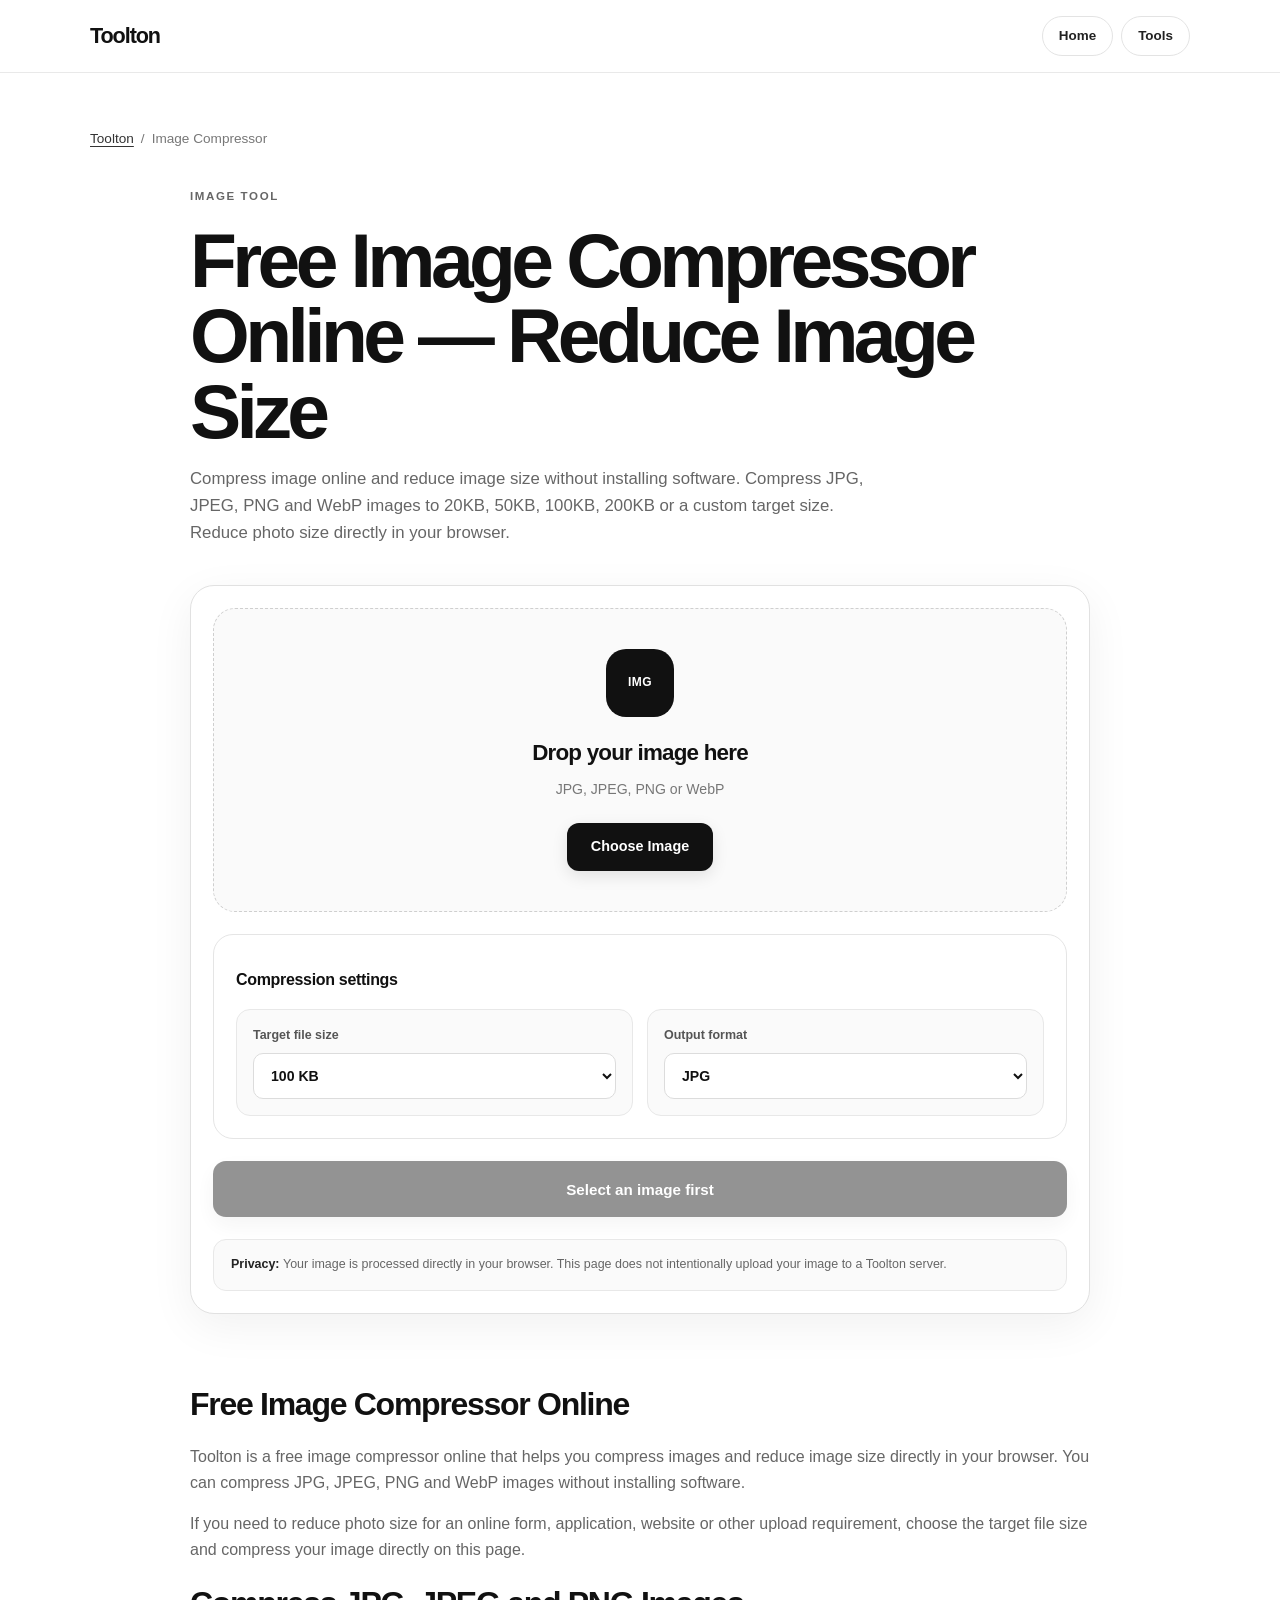
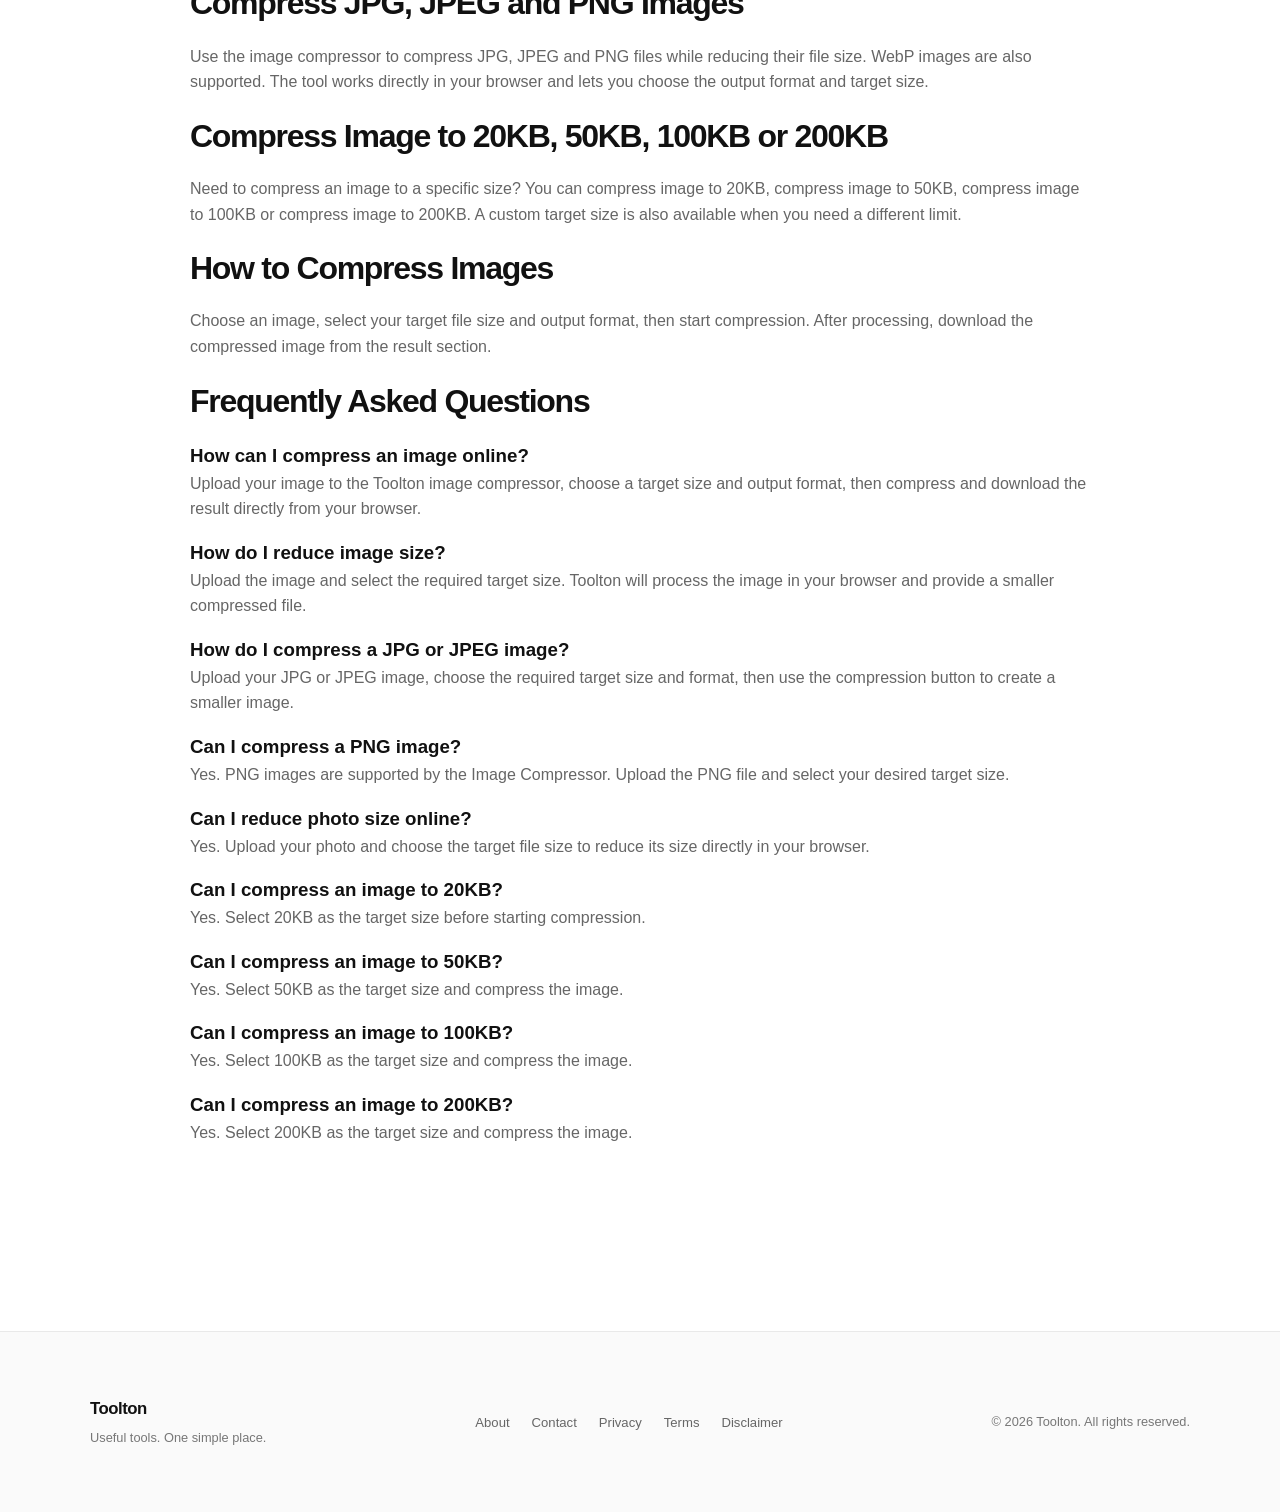
<file: tools/image-compressor/index.html>
<!DOCTYPE html>
<html lang="en">
<head>
<meta charset="UTF-8">
<meta name="viewport" content="width=device-width, initial-scale=1.0">

<title>Free Image Compressor Online — Compress JPG, PNG & WebP | Toolton</title>

<meta name="description" content="Free image compressor online. Compress JPG, JPEG, PNG and WebP images, reduce image size and reduce photo size to 20KB, 50KB, 100KB, 200KB or a custom target size.">

<meta name="robots" content="index, follow">

    <link rel="canonical" href="https://toolton.github.io/tools/image-compressor/">

<link rel="icon" type="image/png" href="/favicon.png">

<meta property="og:type" content="website">
<meta property="og:title" content="Image Compressor — Compress Images to KB | Toolton">
<meta property="og:description" content="Compress JPG, PNG and WebP images to a smaller file size with Toolton's free browser-based image compressor.">
<meta property="og:url" content="https://toolton.github.io/tools/image-compressor/">
<meta property="og:site_name" content="Toolton">

<link rel="stylesheet" href="../../../assets/css/style.css">

<style>

.compressor-page{
    padding:55px 0 90px;
}

.breadcrumb{
    display:flex;
    gap:7px;
    align-items:center;
    margin-bottom:32px;
    color:#777;
    font-size:.85rem;
}

.breadcrumb a{
    color:#333;
    text-decoration:underline;
    text-underline-offset:3px;
}

.tool-intro{
    max-width:760px;
    margin-bottom:38px;
}

.tool-intro h1{
    margin-bottom:17px;
    font-size:clamp(2.6rem,7vw,4.8rem);
    line-height:.98;
    letter-spacing:-.06em;
}

.tool-intro p{
    max-width:680px;
    color:#666;
    font-size:1.05rem;
}

.compressor-app{
    max-width:900px;
    overflow:hidden;
    border:1px solid #e1e1e1;
    border-radius:24px;
    background:#fff;
    box-shadow:0 12px 45px rgba(0,0,0,.06);
}


/* UPLOAD */

.upload-area{
    margin:20px;
    min-height:310px;
    padding:30px;
    border:2px dashed #d5d5d5;
    border-radius:19px;
    display:flex;
    align-items:center;
    justify-content:center;
    text-align:center;
    cursor:pointer;
    transition:
        background .2s ease,
        border-color .2s ease,
        transform .2s ease;
}

.upload-area:hover,
.upload-area.drag-over{
    background:#f7f7f7;
    border-color:#999;
}

.upload-icon{
    width:64px;
    height:64px;
    margin:0 auto 18px;
    border-radius:18px;
    display:grid;
    place-items:center;
    background:#111;
    color:#fff;
    font-size:.8rem;
    font-weight:800;
}

.upload-content h2{
    margin-bottom:7px;
    font-size:1.35rem;
    letter-spacing:-.025em;
}

.upload-content p{
    margin-bottom:20px;
    color:#777;
    font-size:.9rem;
}

.browse-button{
    display:inline-flex;
    min-height:46px;
    padding:0 22px;
    align-items:center;
    justify-content:center;
    border-radius:11px;
    background:#111;
    color:#fff;
    font-size:.92rem;
    font-weight:750;
    cursor:pointer;
}

#fileInput{
    display:none;
}


/* SELECTED IMAGE */

.selected-file{
    display:none;
    margin:20px;
    border:1px solid #e4e4e4;
    border-radius:18px;
    overflow:hidden;
    background:#f8f8f8;
}

.selected-file.visible{
    display:block;
}

.preview-area{
    min-height:300px;
    padding:25px;
    display:flex;
    align-items:center;
    justify-content:center;

    background:
        linear-gradient(45deg,#eeeeee 25%,transparent 25%),
        linear-gradient(-45deg,#eeeeee 25%,transparent 25%),
        linear-gradient(45deg,transparent 75%,#eeeeee 75%),
        linear-gradient(-45deg,transparent 75%,#eeeeee 75%);

    background-size:24px 24px;

    background-position:
        0 0,
        0 12px,
        12px -12px,
        -12px 0;
}

.preview-area img{
    display:block;
    max-width:100%;
    max-height:420px;
    object-fit:contain;
    border-radius:8px;
    box-shadow:0 8px 30px rgba(0,0,0,.12);
}

.file-info{
    padding:18px 20px;
    background:#fff;
    border-top:1px solid #e4e4e4;
}

.file-name{
    overflow:hidden;
    margin-bottom:8px;
    font-weight:750;
    text-overflow:ellipsis;
    white-space:nowrap;
}

.file-meta{
    display:flex;
    flex-wrap:wrap;
    gap:12px;
    color:#777;
    font-size:.82rem;
}


/* SETTINGS */

.settings-area{
    padding:0 20px 20px;
}

.settings-title{
    margin:10px 0 14px;
    font-size:1rem;
    font-weight:800;
}

.settings-grid{
    display:grid;
    grid-template-columns:1fr 1fr;
    gap:14px;
}

.setting-box{
    padding:17px;
    border:1px solid #e4e4e4;
    border-radius:14px;
    background:#fafafa;
}

.setting-box label{
    display:block;
    margin-bottom:8px;
    font-size:.8rem;
    font-weight:750;
}

.setting-box select,
.setting-box input{
    width:100%;
    height:46px;
    padding:0 12px;
    border:1px solid #d8d8d8;
    border-radius:9px;
    outline:none;
    background:#fff;
    color:#111;
    font:inherit;
}

.setting-box select:focus,
.setting-box input:focus{
    border-color:#999;
}

.custom-target{
    display:none;
    margin-top:9px;
}

.custom-target.visible{
    display:block;
}

    /* BUTTON */

.compress-button{
    width:calc(100% - 40px);
    min-height:56px;
    margin:0 20px 20px;
    border:0;
    border-radius:12px;
    background:#111;
    color:#fff;
    font-size:.98rem;
    font-weight:800;
    cursor:pointer;

    transition:
        opacity .2s ease,
        transform .2s ease;
}

.compress-button:hover:not(:disabled){
    transform:translateY(-1px);
}

.compress-button:disabled{
    cursor:not-allowed;
    opacity:.4;
}


/* STATUS */

.status{
    display:none;
    margin:0 20px 20px;
    padding:14px 16px;
    border-radius:11px;
    background:#f4f4f4;
    color:#555;
    font-size:.88rem;
}

.status.visible{
    display:block;
}


/* RESULT */

.result{
    display:none;
    margin:0 20px 20px;
    padding-top:25px;
    border-top:1px solid #e4e4e4;
}

.result.visible{
    display:block;
}

.result-title{
    margin-bottom:17px;
    font-size:1.1rem;
    font-weight:800;
}

.result-grid{
    display:grid;
    grid-template-columns:repeat(4,1fr);
    gap:10px;
}

.result-card{
    padding:16px;
    border:1px solid #e4e4e4;
    border-radius:13px;
    background:#fafafa;
}

.result-card span{
    display:block;
    margin-bottom:5px;
    color:#777;
    font-size:.72rem;
}

.result-card strong{
    font-size:1rem;
}

.download-button{
    display:flex;
    min-height:52px;
    margin-top:15px;
    align-items:center;
    justify-content:center;
    border-radius:11px;
    background:#111;
    color:#fff;
    font-weight:800;
}


/* PRIVACY */

.privacy-note{
    margin:0 20px 20px;
    padding:16px;
    border-radius:12px;
    background:#f7f7f7;
    color:#666;
    font-size:.82rem;
}

.privacy-note strong{
    color:#222;
}


/* INFORMATION */

.tool-information{
    max-width:900px;
    margin-top:65px;
}

.tool-information h2{
    margin-bottom:14px;
    font-size:2rem;
    letter-spacing:-.04em;
}

.tool-information p{
    margin-bottom:16px;
    color:#666;
}


/* MOBILE */

@media(max-width:700px){

    .compressor-page{
        padding-top:35px;
    }

    .compressor-app{
        border-radius:18px;
    }

    .upload-area{
        margin:12px;
        min-height:250px;
        padding:22px;
    }

    .selected-file{
        margin:12px;
    }

    .preview-area{
        min-height:230px;
        padding:18px;
    }

    .settings-area{
        padding:0 12px 12px;
    }

    .settings-grid{
        grid-template-columns:1fr;
    }

    .compress-button{
        width:calc(100% - 24px);
        margin:0 12px 12px;
    }

    .status{
        margin:0 12px 12px;
    }

    .result{
        margin:0 12px 12px;
    }

    .result-grid{
        grid-template-columns:1fr 1fr;
    }

    .privacy-note{
        margin:0 12px 12px;
    }
}


@media(max-width:420px){

    .tool-intro h1{
        font-size:2.65rem;
    }

    .result-grid{
        grid-template-columns:1fr;
    }

    .file-meta{
        flex-direction:column;
        gap:3px;
    }
}

/* ===== TOOLTON IMAGE COMPRESSOR UI FIX ===== */

.compressor-page {
    width: 100%;
    box-sizing: border-box;
}

.compressor-page > .container {
    width: min(1100px, calc(100% - 32px));
    max-width: 1100px;
    margin-left: auto !important;
    margin-right: auto !important;
    padding-left: 0 !important;
    padding-right: 0 !important;
    box-sizing: border-box;
}

.tool-intro {
    width: 100%;
    max-width: 900px;
    margin-left: auto;
    margin-right: auto;
}

.compressor-app {
    width: 100%;
    max-width: 900px;
    margin-left: auto;
    margin-right: auto;
    box-sizing: border-box;
}

.tool-information {
    width: 100%;
    max-width: 900px;
    margin-left: auto;
    margin-right: auto;
}

.upload-area {
    width: auto;
    box-sizing: border-box;
}

.selected-file {
    width: auto;
    box-sizing: border-box;
}

.preview-area {
    width: 100%;
    box-sizing: border-box;
}

.preview-area img {
    max-width: min(100%, 700px);
    width: auto;
    height: auto;
}

.settings-area {
    width: auto;
    box-sizing: border-box;
}

.result {
    width: auto;
    box-sizing: border-box;
}


/* ===== HEADER ALIGNMENT ===== */

.site-header .header-inner {
    width: min(1100px, calc(100% - 32px));
    margin-left: auto;
    margin-right: auto;
    box-sizing: border-box;
}


/* ===== MOBILE ===== */

@media (max-width: 700px) {

    .compressor-page > .container,
    .site-header .header-inner {
        width: calc(100% - 24px);
    }

    .tool-intro {
        width: 100%;
    }

    .tool-intro h1 {
        font-size: clamp(2.4rem, 12vw, 3.5rem);
    }

    .compressor-app {
        width: 100%;
    }

    .upload-area {
        margin: 12px;
    }

    .selected-file {
        margin: 12px;
    }

    .preview-area {
        min-height: 220px;
    }

}


/* ===== PREVENT HORIZONTAL SCROLL ===== */

html,
body {
    max-width: 100%;
    overflow-x: hidden;
}

*,
*::before,
*::after {
    box-sizing: border-box;
}

/* ===== TOOLTON PREMIUM HEADER ===== */

.site-header {
    border-bottom: 1px solid #e9e9e9;
    background: rgba(255,255,255,.96);
}

.site-header .header-inner {
    min-height: 72px;
    display: flex;
    align-items: center;
    justify-content: space-between;
    gap: 20px;
}

.site-header .logo {
    color: #111;
    text-decoration: none;
    font-size: 1.35rem;
    font-weight: 900;
    letter-spacing: -0.05em;
}

.site-header .navigation {
    display: flex;
    align-items: center;
    gap: 8px;
}

.site-header .navigation a {
    display: inline-flex;
    align-items: center;
    justify-content: center;
    min-height: 40px;
    padding: 0 16px;
    border: 1px solid #e3e3e3;
    border-radius: 999px;
    background: #fff;
    color: #222;
    text-decoration: none;
    font-size: .84rem;
    font-weight: 750;
    transition: .2s ease;
}

.site-header .navigation a:hover {
    background: #111;
    border-color: #111;
    color: #fff;
}

@media (max-width: 500px) {

    .site-header .header-inner {
        min-height: 64px;
    }

    .site-header .logo {
        font-size: 1.2rem;
    }

    .site-header .navigation {
        gap: 5px;
    }

    .site-header .navigation a {
        min-height: 36px;
        padding: 0 12px;
        font-size: .78rem;
    }
}

/* ===== TOOLTON PREMIUM FOOTER ===== */

.site-footer {
    width: 100%;
    margin-top: 80px;
    border-top: 1px solid #e9e9e9;
    background: #fafafa;
}

.site-footer .footer-inner {
    width: min(1100px, calc(100% - 32px));
    min-height: 110px;
    margin: 0 auto;
    padding: 28px 0;
    display: flex;
    align-items: center;
    justify-content: space-between;
    gap: 30px;
    box-sizing: border-box;
}

.site-footer strong {
    display: block;
    margin-bottom: 5px;
    color: #111;
    font-size: 1.05rem;
    font-weight: 900;
    letter-spacing: -0.03em;
}

.site-footer p {
    margin: 0;
    color: #777;
    font-size: .8rem;
}

.site-footer .copyright {
    text-align: right;
    white-space: nowrap;
}


/* Mobile */

@media (max-width: 600px) {

    .site-footer {
        margin-top: 55px;
    }

    .site-footer .footer-inner {
        min-height: auto;
        padding: 25px 0;
        flex-direction: column;
        align-items: center;
        text-align: center;
        gap: 12px;
    }

    .site-footer .copyright {
        text-align: center;
        white-space: normal;
    }
}


/* ===== PREMIUM UPLOAD AREA ===== */

.upload-area {
    position: relative;
    min-height: 300px;
    margin: 22px;
    padding: 40px 25px;
    border: 1.5px dashed #cfcfcf;
    border-radius: 22px;
    background: #fafafa;
    display: flex;
    align-items: center;
    justify-content: center;
    text-align: center;
    transition:
        border-color .2s ease,
        background .2s ease,
        transform .2s ease;
}

.upload-area:hover,
.upload-area.drag-over {
    border-color: #111;
    background: #f5f5f5;
    transform: translateY(-1px);
}

.upload-content {
    width: 100%;
    max-width: 480px;
    margin: 0 auto;
}

.upload-icon {
    width: 68px;
    height: 68px;
    margin: 0 auto 18px;
    border-radius: 20px;
    display: grid;
    place-items: center;
    background: #111;
    color: #fff;
    font-size: .75rem;
    font-weight: 900;
    letter-spacing: .04em;
}

.upload-content h2 {
    margin: 0 0 8px;
    color: #111;
    font-size: 1.4rem;
    font-weight: 850;
    letter-spacing: -.035em;
}

.upload-content p {
    margin: 0 0 22px;
    color: #777;
    font-size: .88rem;
}

.browse-button {
    min-height: 48px;
    padding: 0 24px;
    border-radius: 12px;
    background: #111;
    color: #fff;
    font-size: .9rem;
    font-weight: 800;
    box-shadow: 0 5px 16px rgba(0,0,0,.10);
    transition: transform .2s ease, opacity .2s ease;
}

.browse-button:hover {
    opacity: .9;
    transform: translateY(-1px);
}


/* Mobile */

@media (max-width: 600px) {

    .upload-area {
        min-height: 260px;
        margin: 14px;
        padding: 30px 18px;
        border-radius: 18px;
    }

    .upload-icon {
        width: 60px;
        height: 60px;
        border-radius: 17px;
    }

    .upload-content h2 {
        font-size: 1.25rem;
    }
}

/* ===== PREMIUM IMAGE PREVIEW ===== */

.selected-file {
    margin: 22px;
    border: 1px solid #e5e5e5;
    border-radius: 20px;
    overflow: hidden;
    background: #fff;
    box-shadow: 0 8px 30px rgba(0,0,0,.04);
}

.preview-area {
    min-height: 320px;
    padding: 30px;
    background:
        linear-gradient(45deg, #f1f1f1 25%, transparent 25%),
        linear-gradient(-45deg, #f1f1f1 25%, transparent 25%),
        linear-gradient(45deg, transparent 75%, #f1f1f1 75%),
        linear-gradient(-45deg, transparent 75%, #f1f1f1 75%);
    background-size: 28px 28px;
    background-position:
        0 0,
        0 14px,
        14px -14px,
        -14px 0;
}

.preview-area img {
    max-width: 100%;
    max-height: 430px;
    width: auto;
    height: auto;
    display: block;
    margin: auto;
    object-fit: contain;
    border-radius: 10px;
    box-shadow: 0 12px 35px rgba(0,0,0,.14);
}

.file-info {
    padding: 18px 20px;
    border-top: 1px solid #e8e8e8;
    background: #fff;
}

.file-name {
    margin-bottom: 8px;
    color: #111;
    font-size: .95rem;
    font-weight: 800;
}

.file-meta {
    display: flex;
    flex-wrap: wrap;
    gap: 8px;
}

.file-meta span {
    padding: 5px 9px;
    border-radius: 7px;
    background: #f4f4f4;
    color: #666;
    font-size: .75rem;
}

@media (max-width: 600px) {

    .selected-file {
        margin: 14px;
        border-radius: 17px;
    }

    .preview-area {
        min-height: 240px;
        padding: 18px;
    }

    .preview-area img {
        max-height: 300px;
    }

    .file-info {
        padding: 15px;
    }

    }

/* ===== PREMIUM COMPRESSION SETTINGS ===== */

.settings-area {
    margin: 22px;
    padding: 22px;
    border: 1px solid #e5e5e5;
    border-radius: 20px;
    background: #fff;
}

.settings-title {
    margin-bottom: 16px;
    color: #111;
    font-size: 1rem;
    font-weight: 850;
    letter-spacing: -.02em;
}

.settings-grid {
    display: grid;
    grid-template-columns: 1fr 1fr;
    gap: 14px;
}

.setting-box {
    padding: 16px;
    border: 1px solid #e8e8e8;
    border-radius: 14px;
    background: #fafafa;
}

.setting-box label {
    display: block;
    margin-bottom: 8px;
    color: #555;
    font-size: .78rem;
    font-weight: 750;
}

.setting-box select,
.setting-box input {
    width: 100%;
    min-height: 46px;
    padding: 0 13px;
    border: 1px solid #dcdcdc;
    border-radius: 10px;
    outline: none;
    background: #fff;
    color: #111;
    font-size: .88rem;
    font-weight: 650;
}

.setting-box select:focus,
.setting-box input:focus {
    border-color: #111;
}

.custom-target {
    display: none;
    margin-top: 10px;
}

.custom-target.visible {
    display: block;
}


/* ===== COMPRESS BUTTON ===== */

.compress-button {
    width: calc(100% - 44px);
    min-height: 56px;
    margin: 0 22px 22px;
    border: 0;
    border-radius: 13px;
    background: #111;
    color: #fff;
    font-size: .95rem;
    font-weight: 850;
    cursor: pointer;
    box-shadow: 0 8px 22px rgba(0,0,0,.10);
    transition:
        transform .2s ease,
        opacity .2s ease;
}

.compress-button:hover:not(:disabled) {
    transform: translateY(-1px);
}

.compress-button:active:not(:disabled) {
    transform: translateY(0);
}

.compress-button:disabled {
    opacity: .45;
    cursor: not-allowed;
}


/* ===== MOBILE ===== */

@media (max-width: 650px) {

    .settings-area {
        margin: 14px;
        padding: 16px;
        border-radius: 17px;
    }

    .settings-grid {
        grid-template-columns: 1fr;
    }

    .compress-button {
        width: calc(100% - 28px);
        margin: 0 14px 14px;
    }
}

/* ===== PREMIUM COMPRESSION RESULT ===== */

.status {
    margin: 0 22px 18px;
    padding: 13px 16px;
    border: 1px solid #e5e5e5;
    border-radius: 11px;
    background: #fafafa;
    color: #555;
    font-size: .82rem;
    line-height: 1.5;
}

.result {
    margin: 0 22px 22px;
    padding: 22px;
    border: 1px solid #e5e5e5;
    border-radius: 20px;
    background: #fff;
}

.result-title {
    margin-bottom: 17px;
    color: #111;
    font-size: 1.05rem;
    font-weight: 850;
}

.result-grid {
    display: grid;
    grid-template-columns: repeat(4, 1fr);
    gap: 10px;
}

.result-card {
    padding: 16px;
    border: 1px solid #e7e7e7;
    border-radius: 13px;
    background: #fafafa;
}

.result-card span {
    display: block;
    margin-bottom: 7px;
    color: #777;
    font-size: .72rem;
    font-weight: 650;
}

.result-card strong {
    color: #111;
    font-size: 1rem;
    font-weight: 850;
}

.download-button {
    display: flex;
    min-height: 54px;
    margin-top: 15px;
    align-items: center;
    justify-content: center;
    border-radius: 12px;
    background: #111;
    color: #fff;
    text-decoration: none;
    font-size: .9rem;
    font-weight: 850;
    transition:
        transform .2s ease,
        opacity .2s ease;
}

.download-button:hover {
    opacity: .9;
    transform: translateY(-1px);
}


/* ===== PRIVACY NOTE ===== */

.privacy-note {
    margin: 0 22px 22px;
    padding: 15px 17px;
    border: 1px solid #e8e8e8;
    border-radius: 13px;
    background: #fafafa;
    color: #666;
    font-size: .78rem;
    line-height: 1.55;
}

.privacy-note strong {
    color: #222;
}


/* ===== MOBILE ===== */

@media (max-width: 700px) {

    .result {
        margin: 0 14px 14px;
        padding: 16px;
        border-radius: 17px;
    }

    .result-grid {
        grid-template-columns: 1fr 1fr;
    }

    .status {
        margin: 0 14px 14px;
    }

    .privacy-note {
        margin: 0 14px 14px;
    }
}

@media (max-width: 420px) {

    .result-grid {
        grid-template-columns: 1fr;
    }
}
    
</style>
</head>

<body>

<header class="site-header">

    <div class="container header-inner">

        <a href="/" class="logo" aria-label="Toolton Home">Toolton</a>

        <nav
            class="navigation"
            aria-label="Main navigation"
        >
<a href="/">Home</a>
            
<a href="/#tools">Tools</a>
            
        </nav>

    </div>

</header>


<main>

<section class="compressor-page">

<div class="container">


<div class="breadcrumb">

<a href="/Toolton/">Toolton</a>

    <span>/</span>

    <span>
        Image Compressor
    </span>

</div>


<div class="tool-intro">

    <span class="section-label">
        IMAGE TOOL
    </span>

    <h1>Free Image Compressor Online — Reduce Image Size</h1>

    <p>
    Compress image online and reduce image size without
    installing software. Compress JPG, JPEG, PNG and WebP
    images to 20KB, 50KB, 100KB, 200KB or a custom target size.
    Reduce photo size directly in your browser.
    </p>

</div>


<div class="compressor-app">


<!-- UPLOAD -->

<div
    class="upload-area"
    id="dropZone"
    tabindex="0"
    role="button"
    aria-label="Choose an image"
>

    <div class="upload-content">

        <div class="upload-icon">
            IMG
        </div>

        <h2>
            Drop your image here
        </h2>

        <p>
            JPG, JPEG, PNG or WebP
        </p>

        <label
            for="fileInput"
            class="browse-button"
        >
            Choose Image
        </label>

        <input
            id="fileInput"
            type="file"
            accept="image/jpeg,image/png,image/webp"
        >

    </div>

</div>


<!-- SELECTED IMAGE -->

<div
    class="selected-file"
    id="selectedFile"
>

    <div class="preview-area">

        <img
            id="imagePreview"
            alt="Selected image preview"
        >

    </div>


    <div class="file-info">

        <div
            class="file-name"
            id="fileName"
        >
            —
        </div>


        <div class="file-meta">

            <span id="fileSize">
                —
            </span>

            <span id="imageDimensions">
                —
            </span>

            <span>
                Ready to compress
            </span>

        </div>

    </div>

</div>


<!-- SETTINGS -->

<div class="settings-area">

    <div class="settings-title">
        Compression settings
    </div>


    <div class="settings-grid">


        <div class="setting-box">

            <label for="targetSize">
                Target file size
            </label>

            <select id="targetSize">

                <option value="20">
                    20 KB
                </option>

                <option value="50">
                    50 KB
                </option>

                <option
                    value="100"
                    selected
                >
                    100 KB
                </option>

                <option value="200">
                    200 KB
                </option>

                <option value="custom">
                    Custom size
                </option>

            </select>


            <div
                class="custom-target"
                id="customTarget"
            >

                <input
                    id="customSize"
                    type="number"
                    min="5"
                    max="5000"
                    placeholder="Enter size in KB"
                >

            </div>

        </div>


        <div class="setting-box">

            <label for="outputFormat">
                Output format
            </label>

            <select id="outputFormat">

                <option value="image/jpeg">
                    JPG
                </option>

                <option value="image/webp">
                    WebP
                </option>

                <option value="image/png">
                    PNG
                </option>

            </select>

        </div>


    </div>

</div>


<!-- COMPRESS BUTTON -->

<button
    id="compressButton"
    class="compress-button"
    disabled
>
    Select an image first
</button>


<!-- STATUS -->

<div
    id="status"
    class="status"
    role="status"
    aria-live="polite"
></div>


<!-- RESULT -->

<div
    id="result"
    class="result"
>

    <div class="result-title">
        Compression result
    </div>


    <div class="result-grid">


        <div class="result-card">

            <span>
                Original
            </span>

            <strong id="originalSize">
                —
            </strong>

        </div>


        <div class="result-card">

            <span>
                Compressed
            </span>

            <strong id="compressedSize">
                —
            </strong>

        </div>


        <div class="result-card">

            <span>
                Reduced
            </span>

            <strong id="reduction">
                —
            </strong>

        </div>


        <div class="result-card">

            <span>
                Format
            </span>

            <strong id="resultFormat">
                —
            </strong>

        </div>


    </div>


    <a
        id="downloadButton"
        class="download-button"
        href="#"
        download
    >
        Download Compressed Image
    </a>

</div>


<!-- PRIVACY -->

<div class="privacy-note">

    <strong>
        Privacy:
    </strong>

    Your image is processed directly in your
    browser. This page does not intentionally
    upload your image to a Toolton server.

</div>


</div>


<section class="tool-information">
    
<h2>
    Free Image Compressor Online
</h2>
    
    <p>
    Toolton is a free image compressor online that helps
    you compress images and reduce image size directly
    in your browser. You can compress JPG, JPEG, PNG and
    WebP images without installing software.
    </p>

    <p>
    If you need to reduce photo size for an online form,
    application, website or other upload requirement,
    choose the target file size and compress your image
    directly on this page.
    </p>
<h2>
    Compress JPG, JPEG and PNG Images
</h2>

<p>
    Use the image compressor to compress JPG, JPEG and PNG
    files while reducing their file size. WebP images are
    also supported. The tool works directly in your browser
    and lets you choose the output format and target size.
</p>

<h2>
    Compress Image to 20KB, 50KB, 100KB or 200KB
</h2>

<p>
    Need to compress an image to a specific size? You can
    compress image to 20KB, compress image to 50KB, compress
    image to 100KB or compress image to 200KB. A custom target
    size is also available when you need a different limit.
</p>

<h2>
    How to Compress Images
</h2>

<p>
    Choose an image, select your target file size and output
    format, then start compression. After processing, download
    the compressed image from the result section.
</p>

<h2>
    Frequently Asked Questions
</h2>

<h3>
    How can I compress an image online?
</h3>

<p>
    Upload your image to the Toolton image compressor, choose
    a target size and output format, then compress and download
    the result directly from your browser.
</p>

<h3>
    How do I reduce image size?
</h3>

<p>
    Upload the image and select the required target size.
    Toolton will process the image in your browser and provide
    a smaller compressed file.
</p>

<h3>
    How do I compress a JPG or JPEG image?
</h3>

<p>
    Upload your JPG or JPEG image, choose the required target
    size and format, then use the compression button to create
    a smaller image.
</p>

<h3>
    Can I compress a PNG image?
</h3>

<p>
    Yes. PNG images are supported by the Image Compressor.
    Upload the PNG file and select your desired target size.
</p>

<h3>
    Can I reduce photo size online?
</h3>

<p>
    Yes. Upload your photo and choose the target file size
    to reduce its size directly in your browser.
</p>

<h3>
    Can I compress an image to 20KB?
</h3>

<p>
    Yes. Select 20KB as the target size before starting
    compression.
</p>

<h3>
    Can I compress an image to 50KB?
</h3>

<p>
    Yes. Select 50KB as the target size and compress the image.
</p>

<h3>
    Can I compress an image to 100KB?
</h3>

<p>
    Yes. Select 100KB as the target size and compress the image.
</p>

<h3>
    Can I compress an image to 200KB?
</h3>

<p>
    Yes. Select 200KB as the target size and compress the image.
</p>

    
</section>


</div>

</section>

</main>

    <footer class="site-footer">

    <div class="container footer-inner">

        <div>

            <strong>
                Toolton
            </strong>

            <p>
                Useful tools. One simple place.
            </p>

        </div>


        <nav class="footer-links" aria-label="Footer navigation">
            <a href="/about.html">About</a>
            <a href="/contact.html">Contact</a>
            <a href="/privacy.html">Privacy</a>
            <a href="/terms.html">Terms</a>
            <a href="/disclaimer.html">Disclaimer</a>
        </nav>

        
        <p class="copyright">
            © 2026 Toolton. All rights reserved.
        </p>

    </div>

</footer>


<script src="script.js"></script>
<script type="application/ld+json">
{
  "@context": "https://schema.org",
  "@type": "FAQPage",
  "mainEntity": [
    {
      "@type": "Question",
      "name": "How can I compress an image online?",
      "acceptedAnswer": {
        "@type": "Answer",
        "text": "Upload your image to the Toolton image compressor, choose a target size and output format, then compress and download the result directly from your browser."
      }
    },
    {
      "@type": "Question",
      "name": "How do I reduce image size?",
      "acceptedAnswer": {
        "@type": "Answer",
        "text": "Upload the image and select the required target size. Toolton will process the image in your browser and provide a smaller compressed file."
      }
    },
    {
      "@type": "Question",
      "name": "How do I compress a JPG or JPEG image?",
      "acceptedAnswer": {
        "@type": "Answer",
        "text": "Upload your JPG or JPEG image, choose the required target size and format, then use the compression button to create a smaller image."
      }
    },
    {
      "@type": "Question",
      "name": "Can I compress a PNG image?",
      "acceptedAnswer": {
        "@type": "Answer",
        "text": "Yes. PNG images are supported by the Toolton Image Compressor."
      }
    },
    {
      "@type": "Question",
      "name": "Can I reduce photo size online?",
      "acceptedAnswer": {
        "@type": "Answer",
        "text": "Yes. Upload your photo and choose the target file size to reduce its size directly in your browser."
      }
    },
    {
      "@type": "Question",
      "name": "Can I compress an image to 20KB?",
      "acceptedAnswer": {
        "@type": "Answer",
        "text": "Yes. Select 20KB as the target size before starting compression."
      }
    },
    {
      "@type": "Question",
      "name": "Can I compress an image to 50KB?",
      "acceptedAnswer": {
        "@type": "Answer",
        "text": "Yes. Select 50KB as the target size and compress the image."
      }
    },
    {
      "@type": "Question",
      "name": "Can I compress an image to 100KB?",
      "acceptedAnswer": {
        "@type": "Answer",
        "text": "Yes. Select 100KB as the target size and compress the image."
      }
    },
    {
      "@type": "Question",
      "name": "Can I compress an image to 200KB?",
      "acceptedAnswer": {
        "@type": "Answer",
        "text": "Yes. Select 200KB as the target size and compress the image."
      }
    }
  ]
}
</script>
</body>
</html>
</file>
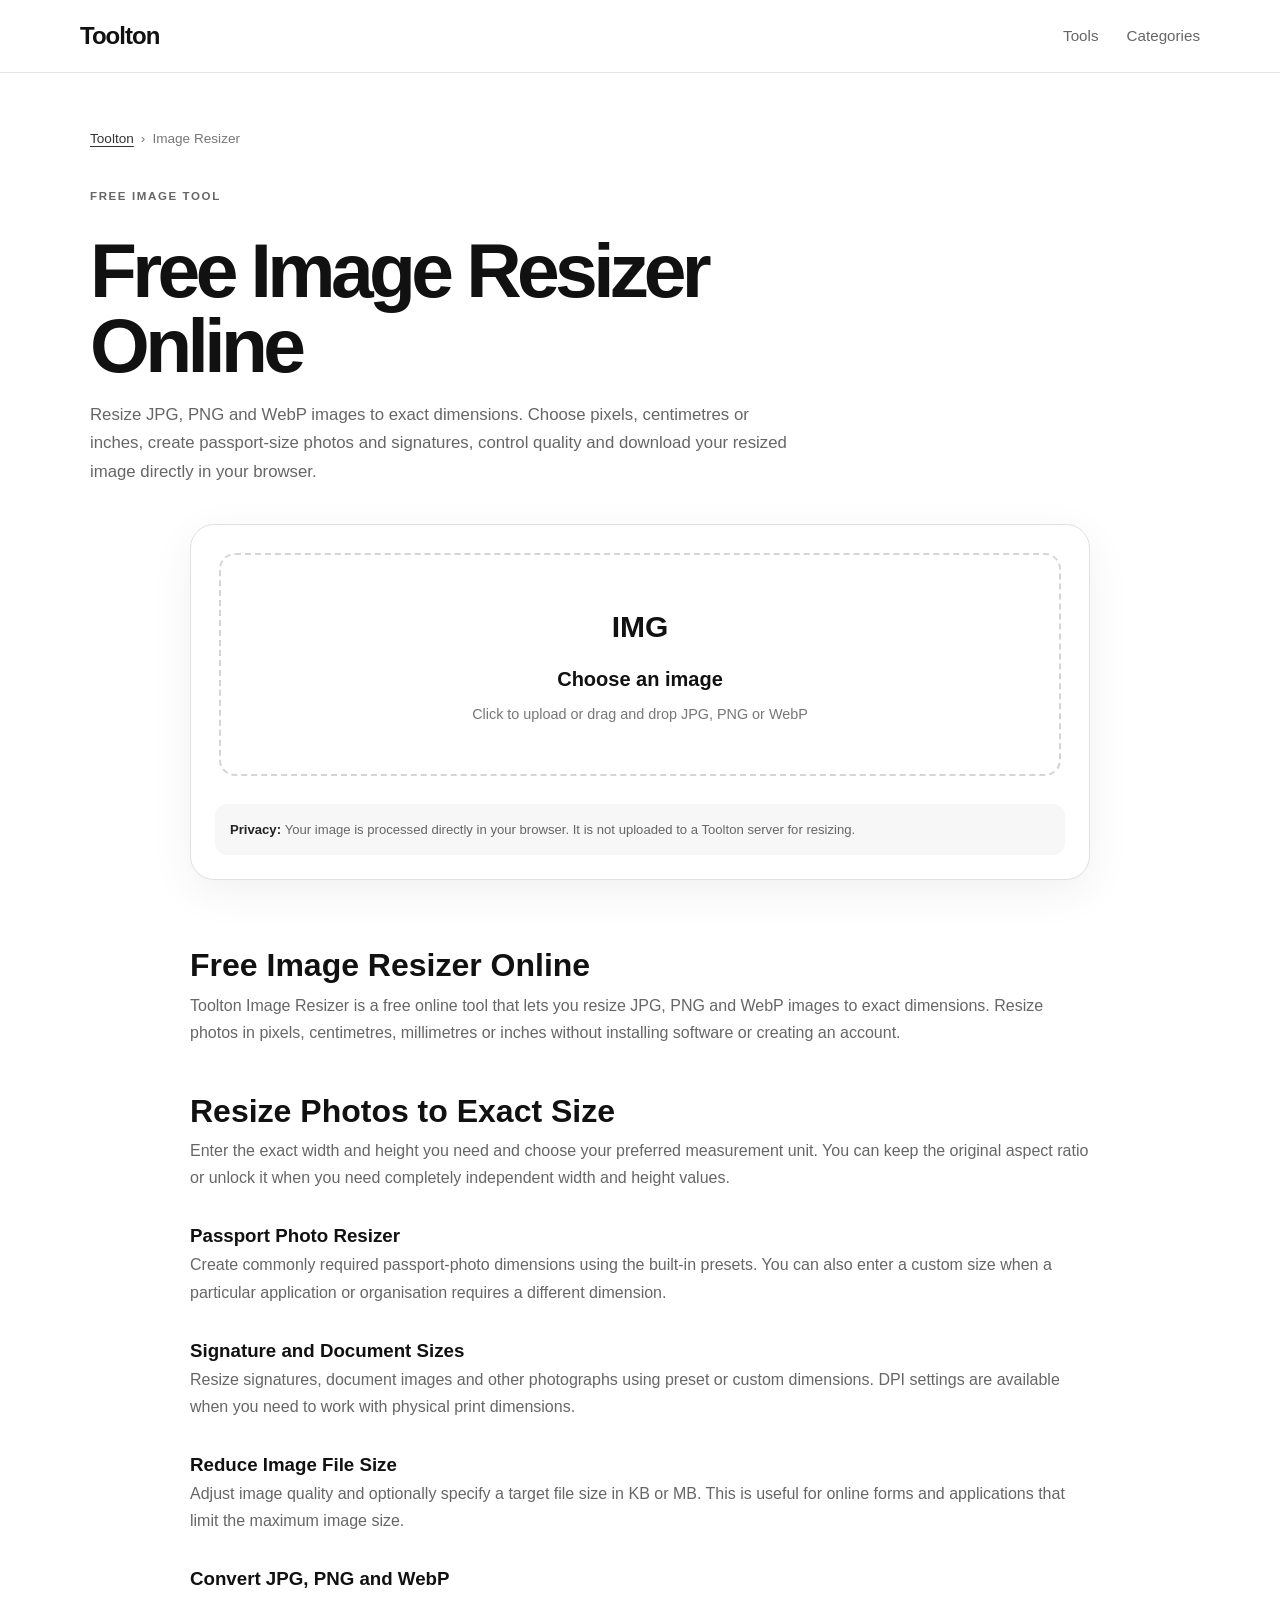
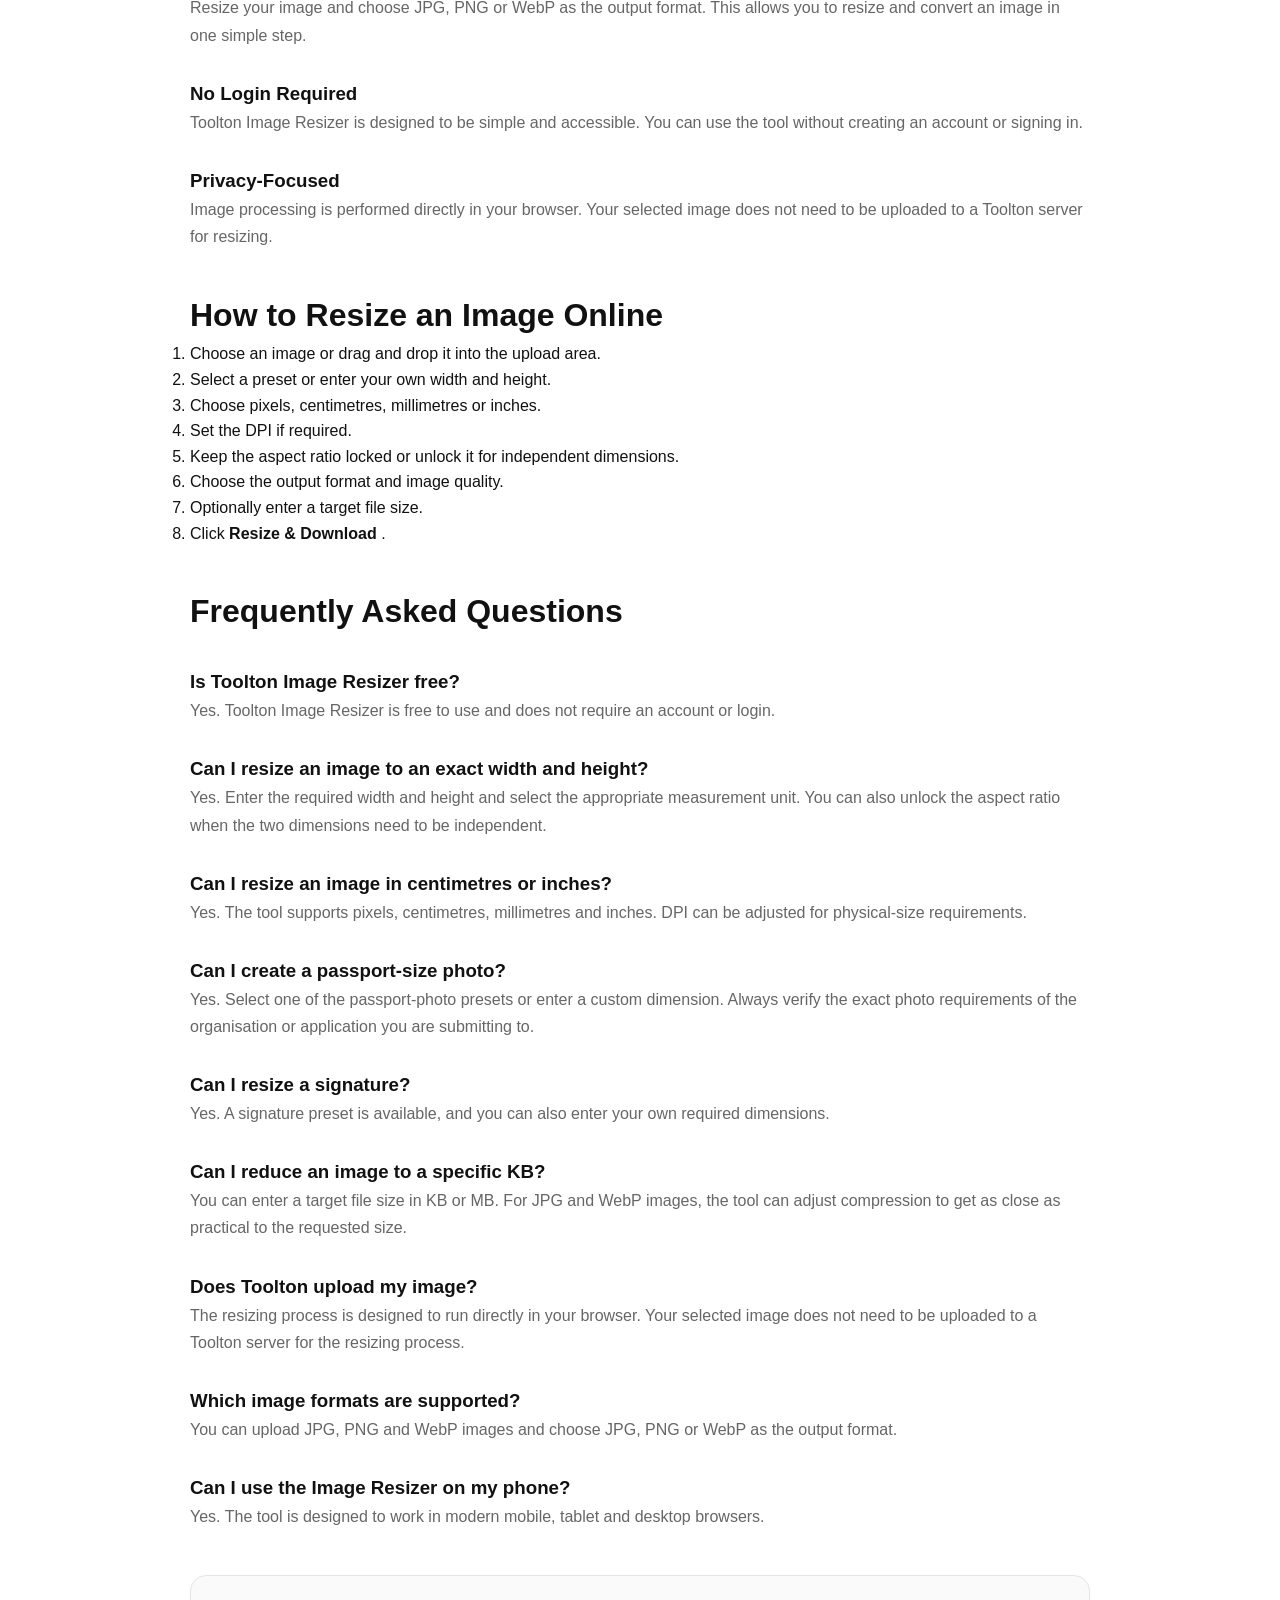
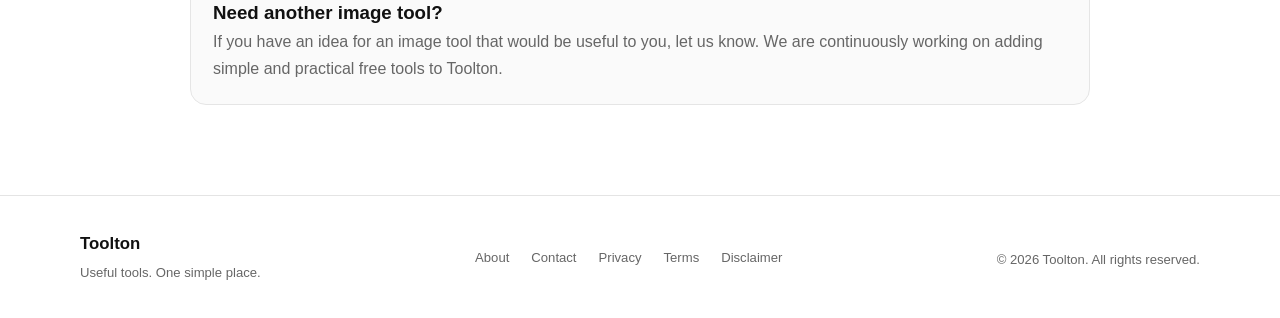
<file: tools/image-resizer/index.html>
<!DOCTYPE html>
<html lang="en">

<head>

<meta charset="UTF-8">

<meta name="viewport"
      content="width=device-width, initial-scale=1.0">

<title>
Free Image Resizer Online — Resize JPG, PNG & WebP | Toolton
</title>

<meta name="description"
      content="Resize images online for free. Change width and height in pixels, centimetres or inches. Create passport photos, signatures and custom sizes without login.">

<meta name="keywords"
      content="image resizer, resize image online, photo resizer, passport photo resize, image resize in cm, image resize in inches, image resize in pixels, free image resizer">

<meta name="robots"
      content="index, follow">

<link rel="canonical"
      href="https://toolton.github.io/tools/image-resizer/">

<link rel="icon"
      type="image/png"
      href="/favicon.png">

<meta property="og:type"
      content="website">

<meta property="og:title"
      content="Free Image Resizer Online — Toolton">

<meta property="og:description"
      content="Resize JPG, PNG and WebP images to exact dimensions for free.">

<meta property="og:url"
      content="https://toolton.github.io/tools/image-resizer/">

<meta property="og:site_name"
      content="Toolton">

<link rel="stylesheet"
      href="../../../assets/css/style.css">


<style>

/* =========================================
   IMAGE RESIZER
========================================= */

.resizer-page {

    padding: 55px 0 90px;

}

.resizer-page > .container {

    width: min(
        1100px,
        calc(100% - 32px)
    );

    margin: auto;

}


/* =========================================
   BREADCRUMB
========================================= */

.breadcrumb {

    display: flex;

    gap: 7px;

    align-items: center;

    margin-bottom: 32px;

    color: #777;

    font-size: .85rem;

}

.breadcrumb a {

    color: #333;

    text-decoration: underline;

    text-underline-offset: 3px;

}


/* =========================================
   INTRO
========================================= */

.tool-intro {

    max-width: 780px;

    margin-bottom: 38px;

}

.tool-intro h1 {

    margin: 10px 0 17px;

    font-size:
        clamp(
            2.5rem,
            7vw,
            4.8rem
        );

    line-height: .98;

    letter-spacing: -.06em;

}

.tool-intro p {

    max-width: 700px;

    color: #666;

    font-size: 1.05rem;

    line-height: 1.7;

}


/* =========================================
   MAIN TOOL
========================================= */

.resizer-app {

    max-width: 900px;

    margin: auto;

    overflow: hidden;

    border: 1px solid #e1e1e1;

    border-radius: 24px;

    background: #fff;

    box-shadow:
        0 12px 45px
        rgba(0,0,0,.06);

}


/* =========================================
   UPLOAD AREA
========================================= */

.upload-area {

    display: block;

    margin: 28px;

    padding: 48px 20px;

    border:
        2px dashed
        #d5d5d5;

    border-radius: 16px;

    text-align: center;

    cursor: pointer;

    transition: .2s ease;

}

.upload-area:hover,
.upload-area.dragover {

    background: #fafafa;

    border-color: #111;

}

.upload-icon {

    margin-bottom: 12px;

    font-size: 30px;

    font-weight: 800;

}

.upload-area h2 {

    margin: 0 0 8px;

    font-size: 1.25rem;

}

.upload-area p {

    margin: 0;

    color: #777;

    font-size: .9rem;

}

#fileInput {

    display: none;

}


/* =========================================
   EDITOR
========================================= */

.editor {

    display: none;

    padding: 24px;

    border-top:
        1px solid
        #e5e5e5;

}

.editor.active {

    display: block;

}


/* =========================================
   IMAGE INFORMATION
========================================= */

.image-info {

    display: flex;

    justify-content:
        space-between;

    gap: 15px;

    flex-wrap: wrap;

    padding: 14px;

    margin-bottom: 20px;

    border-radius: 12px;

    background: #f7f7f7;

    color: #555;

    font-size: .82rem;

}


/* =========================================
   CONTROLS
========================================= */

.controls {

    display: grid;

    grid-template-columns:
        1fr 1fr;

    gap: 14px;

}

.control {

    padding: 15px;

    border:
        1px solid
        #e5e5e5;

    border-radius: 12px;

    background: #fafafa;

}

.control.full {

    grid-column:
        1 / -1;

}

.control label {

    display: block;

    margin-bottom: 8px;

    font-size: .8rem;

    font-weight: 700;

}

.control input,
.control select {

    width: 100%;

    height: 44px;

    padding:
        0 10px;

    box-sizing: border-box;

    border:
        1px solid
        #d5d5d5;

    border-radius: 9px;

    background: #fff;

    font: inherit;

}


/* =========================================
   DIMENSION GRID
========================================= */

.dimension-grid {

    display: grid;

    grid-template-columns:
        1fr 1fr;

    gap: 10px;

}

.dimension-help {

    display: block;

    margin-top: 6px;

    color: #777;

    font-size: .74rem;

}


/* =========================================
   PRESET ROW
========================================= */

.preset-row {

    display: grid;

    grid-template-columns:
        1fr 1fr;

    gap: 10px;

}


/* =========================================
   LOCK RATIO
========================================= */

.lock-row {

    display: flex;

    align-items: center;

    gap: 9px;

    margin-top: 14px;

    color: #555;

    font-size: .85rem;

}

.lock-row input {

    width: auto;

    height: auto;

}


/* =========================================
   PART 2 PLACEHOLDER
========================================= */

#part2 {

    display: block;

}


/* =========================================
   PREVIEW
========================================= */

.preview {

    margin-top: 22px;

    padding: 20px;

    min-height: 120px;

    border:
        1px solid
        #e5e5e5;

    border-radius: 14px;

    background: #fafafa;

    text-align: center;

}

.preview img {

    display: block;

    max-width: 100%;

    max-height: 360px;

    margin: auto;

    object-fit: contain;

}


/* =========================================
   BUTTONS
========================================= */

.button-row {

    display: grid;

    grid-template-columns:
        1fr 1fr;

    gap: 10px;

    margin-top: 16px;

}

.primary-button,
.secondary-button {

    min-height: 50px;

    padding:
        0 18px;

    border-radius: 10px;

    font: inherit;

    font-weight: 800;

    cursor: pointer;

}

.primary-button {

    border: 0;

    background: #111;

    color: #fff;

}

.secondary-button {

    border:
        1px solid
        #d5d5d5;

    background: #fff;

    color: #111;

}

.primary-button:disabled {

    opacity: .55;

    cursor: not-allowed;

}


/* =========================================
   STATUS
========================================= */

.status {

    min-height: 20px;

    margin-top: 10px;

    text-align: center;

    color: #666;

    font-size: .82rem;

}


/* =========================================
   PRIVACY
========================================= */

.privacy-note {

    margin: 20px 24px 24px;

    padding: 15px;

    border-radius: 12px;

    background: #f7f7f7;

    color: #666;

    font-size: .82rem;

    line-height: 1.6;

}

.privacy-note strong {

    color: #222;

}


/* =========================================
   TOOL INFORMATION
========================================= */

.tool-information {

    max-width: 900px;

    margin:
        60px auto 0;

}

.tool-information h2 {

    margin-top: 40px;

    font-size: 2rem;

}

.tool-information h3 {

    margin-top: 30px;

}

.tool-information p {

    color: #666;

    line-height: 1.7;

}


/* =========================================
   MOBILE
========================================= */

@media (max-width: 700px) {

    .controls {

        grid-template-columns:
            1fr;

    }

    .control.full {

        grid-column: auto;

    }

    .dimension-grid {

        grid-template-columns:
            1fr;

    }

    .preset-row {

        grid-template-columns:
            1fr;

    }

    .button-row {

        grid-template-columns:
            1fr;

    }

    .image-info {

        flex-direction:
            column;

    }

    .editor {

        padding: 18px;

    }

}

</style>

</head>


<body>


<!-- =========================================
     HEADER
========================================= -->

<header class="site-header">

    <div class="container header-inner">

        <a
            href="../../../"
            class="logo"
            aria-label="Toolton Home"
        >
            Toolton
        </a>


        <nav
            class="navigation"
            aria-label="Main navigation"
        >

            <a href="../../../#tools">
                Tools
            </a>

            <a href="../../../#categories">
                Categories
            </a>

        </nav>

    </div>

</header>



<!-- =========================================
     MAIN
========================================= -->

<main class="resizer-page">

    <div class="container">


        <!-- BREADCRUMB -->

        <div class="breadcrumb">

            <a href="../../../">
                Toolton
            </a>

            <span>
                ›
            </span>

            <span>
                Image Resizer
            </span>

        </div>



        <!-- INTRO -->

        <div class="tool-intro">

            <span class="section-label">
                FREE IMAGE TOOL
            </span>

            <h1>
                Free Image Resizer Online
            </h1>

            <p>
                Resize JPG, PNG and WebP images to exact
                dimensions. Choose pixels, centimetres
                or inches, create passport-size photos
                and signatures, control quality and
                download your resized image directly
                in your browser.
            </p>

        </div>



        <!-- =====================================
             TOOL
        ====================================== -->

        <section
            class="resizer-app"
            aria-label="Free Image Resizer"
        >


            <!-- =================================
                 IMAGE UPLOAD
            ================================== -->

            <label
                class="upload-area"
                id="uploadArea"
                for="fileInput"
            >

                <div class="upload-icon">
                    IMG
                </div>

                <h2>
                    Choose an image
                </h2>

                <p>
                    Click to upload or drag and drop
                    JPG, PNG or WebP
                </p>

                <input
                    type="file"
                    id="fileInput"
                    accept="image/jpeg,image/png,image/webp"
                >

            </label>



            <!-- =================================
                 EDITOR
            ================================== -->

            <div
                class="editor"
                id="editor"
            >


                <!-- IMAGE INFO -->

                <div class="image-info">

                    <span id="originalInfo">
                        Original: —
                    </span>

                    <span id="fileInfo">
                        File size: —
                    </span>

                </div>



                <!-- =================================
                     PART 1 CONTROLS
                ================================== -->

                <div class="controls">


                    <!-- PRESETS -->

                    <div class="control full">

                        <label for="presetInput">
                            Quick Size Preset
                        </label>

                        <select id="presetInput">

                            <option value="custom">
                                Custom Dimensions
                            </option>

                            <option value="passport35x45">
                                Passport Photo — 35 × 45 mm
                            </option>

                            <option value="passport2x2">
                                Passport Photo — 2 × 2 inch
                            </option>

                            <option value="passport25x35">
                                Passport Photo — 25 × 35 mm
                            </option>

                            <option value="signature">
                                Signature — 40 × 20 mm
                            </option>

                            <option value="square1">
                                Square Photo — 1 × 1 inch
                            </option>

                            <option value="a4">
                                A4 — 210 × 297 mm
                            </option>

                        </select>

                    </div>



                    <!-- UNIT -->

                    <div class="control">

                        <label for="unitInput">
                            Measurement Unit
                        </label>

                        <select id="unitInput">

                            <option value="px">
                                Pixels (px)
                            </option>

                            <option value="cm">
                                Centimetres (cm)
                            </option>

                            <option value="mm">
                                Millimetres (mm)
                            </option>

                            <option value="in">
                                Inches (in)
                            </option>

                        </select>

                    </div>



                    <!-- DPI -->

                    <div class="control">

                        <label for="dpiInput">
                            Resolution (DPI)
                        </label>

                        <input
                            type="number"
                            id="dpiInput"
                            value="300"
                            min="72"
                            max="600"
                            step="1"
                        >

                    </div>



                    <!-- WIDTH + HEIGHT -->

                    <div class="control full">

                        <label>
                            Exact Dimensions
                        </label>


                        <div class="dimension-grid">


                            <div>

                                <input
                                    type="number"
                                    id="widthInput"
                                    min="1"
                                    max="10000"
                                    step="0.01"
                                    placeholder="Width"
                                >

                                <span
                                    class="dimension-help"
                                >
                                    Width
                                </span>

                            </div>


                            <div>

                                <input
                                    type="number"
                                    id="heightInput"
                                    min="1"
                                    max="10000"
                                    step="0.01"
                                    placeholder="Height"
                                >

                                <span
                                    class="dimension-help"
                                >
                                    Height
                                </span>

                            </div>


                        </div>


                        <label
                            class="lock-row"
                        >

                            <input
                                type="checkbox"
                                id="lockRatio"
                                checked
                            >

                            <span>
                                Lock aspect ratio
                            </span>

                        </label>

                    </div>



                </div>


                <!-- =================================
                     PART 2 WILL BE INSERTED HERE
                ================================== -->

                <div id="part2">

                    <!-- PART 2 GOES HERE -->

<!-- =====================================
     PART 2 — RESIZE + QUALITY + OUTPUT
====================================== -->

<!-- QUICK RESIZE -->

<div class="control full">

    <label for="percentageInput">
        Quick Resize
    </label>

    <select id="percentageInput">

        <option value="custom">
            Custom / Exact Size
        </option>

        <option value="25">
            25%
        </option>

        <option value="50">
            50%
        </option>

        <option value="75">
            75%
        </option>

        <option value="100">
            100%
        </option>

        <option value="125">
            125%
        </option>

        <option value="150">
            150%
        </option>

        <option value="200">
            200%
        </option>

    </select>

</div>



<!-- OUTPUT FORMAT -->

<div class="control">

    <label for="formatInput">
        Output Format
    </label>

    <select id="formatInput">

        <option value="image/jpeg">
            JPG
        </option>

        <option value="image/png">
            PNG
        </option>

        <option value="image/webp">
            WebP
        </option>

    </select>

</div>



<!-- QUALITY -->

<div class="control">

    <label for="qualityInput">

        Image Quality:
        <span id="qualityValue">
            90
        </span>%

    </label>

    <input
        type="range"
        id="qualityInput"
        min="10"
        max="100"
        value="90"
        step="1"
    >

</div>



<!-- TARGET FILE SIZE -->

<div class="control full">

    <label for="targetSizeInput">

        Target File Size
        <span style="
            font-weight:400;
            color:#777;
        ">
            (Optional)
        </span>

    </label>


    <div class="target-row">

        <input
            type="number"
            id="targetSizeInput"
            min="1"
            step="1"
            placeholder="Example: 100"
        >


        <select id="targetUnitInput">

            <option value="KB">
                KB
            </option>

            <option value="MB">
                MB
            </option>

        </select>

    </div>


    <small style="
        display:block;
        margin-top:7px;
        color:#777;
        line-height:1.5;
    ">

        Useful when an online form or application
        requires a maximum file size.

    </small>

</div>



<!-- =====================================
     PREVIEW
====================================== -->

<div class="preview">

    <div id="previewPlaceholder">

        <p style="
            margin:0;
            color:#777;
        ">

            Your resized image preview will appear here.

        </p>

    </div>


    <img
        id="previewImage"
        alt="Resized image preview"
        style="display:none;"
    >


    <div
        class="output-info"
        style="
            display:flex;
            justify-content:center;
            flex-wrap:wrap;
            gap:18px;
            margin-top:14px;
            color:#666;
            font-size:.8rem;
        "
    >

        <span id="dimensionInfo">
            Output: —
        </span>

        <span id="sizeInfo">
            File size: —
        </span>

    </div>

</div>



<!-- =====================================
     ACTION BUTTONS
====================================== -->

<div class="button-row">

    <button
        type="button"
        class="primary-button"
        id="resizeButton"
        disabled
    >

        Resize & Download

    </button>


    <button
        type="button"
        class="secondary-button"
        id="resetButton"
    >

        Choose Another Image

    </button>

</div>



<!-- STATUS -->

<div
    class="status"
    id="status"
    aria-live="polite"
></div>
                    

                </div>


            </div>


            <!-- =================================
                 PRIVACY
            ================================== -->

            <div class="privacy-note">

                <strong>
                    Privacy:
                </strong>

                Your image is processed directly in
                your browser. It is not uploaded to
                a Toolton server for resizing.

            </div>


        </section>



        <!-- =====================================
             PART 3 WILL BE INSERTED HERE
        ====================================== -->

        <div id="part3">

            <!-- PART 3 GOES HERE -->

<!-- =====================================
     PART 3 — SEO CONTENT + FAQ
====================================== -->

<section class="tool-information">

    <h2>
        Free Image Resizer Online
    </h2>

    <p>
        Toolton Image Resizer is a free online tool that
        lets you resize JPG, PNG and WebP images to exact
        dimensions. Resize photos in pixels, centimetres,
        millimetres or inches without installing software
        or creating an account.
    </p>


    <h2>
        Resize Photos to Exact Size
    </h2>

    <p>
        Enter the exact width and height you need and choose
        your preferred measurement unit. You can keep the
        original aspect ratio or unlock it when you need
        completely independent width and height values.
    </p>


    <h3>
        Passport Photo Resizer
    </h3>

    <p>
        Create commonly required passport-photo dimensions
        using the built-in presets. You can also enter a
        custom size when a particular application or
        organisation requires a different dimension.
    </p>


    <h3>
        Signature and Document Sizes
    </h3>

    <p>
        Resize signatures, document images and other
        photographs using preset or custom dimensions.
        DPI settings are available when you need to work
        with physical print dimensions.
    </p>


    <h3>
        Reduce Image File Size
    </h3>

    <p>
        Adjust image quality and optionally specify a target
        file size in KB or MB. This is useful for online
        forms and applications that limit the maximum image
        size.
    </p>


    <h3>
        Convert JPG, PNG and WebP
    </h3>

    <p>
        Resize your image and choose JPG, PNG or WebP as the
        output format. This allows you to resize and convert
        an image in one simple step.
    </p>


    <h3>
        No Login Required
    </h3>

    <p>
        Toolton Image Resizer is designed to be simple and
        accessible. You can use the tool without creating an
        account or signing in.
    </p>


    <h3>
        Privacy-Focused
    </h3>

    <p>
        Image processing is performed directly in your
        browser. Your selected image does not need to be
        uploaded to a Toolton server for resizing.
    </p>



    <!-- =================================
         HOW TO USE
    ================================== -->

    <h2>
        How to Resize an Image Online
    </h2>

    <ol>

        <li>
            Choose an image or drag and drop it into the
            upload area.
        </li>

        <li>
            Select a preset or enter your own width and
            height.
        </li>

        <li>
            Choose pixels, centimetres, millimetres or
            inches.
        </li>

        <li>
            Set the DPI if required.
        </li>

        <li>
            Keep the aspect ratio locked or unlock it for
            independent dimensions.
        </li>

        <li>
            Choose the output format and image quality.
        </li>

        <li>
            Optionally enter a target file size.
        </li>

        <li>
            Click
            <strong>
                Resize & Download
            </strong>.
        </li>

    </ol>



    <!-- =================================
         FAQ
    ================================== -->

    <h2>
        Frequently Asked Questions
    </h2>


    <h3>
        Is Toolton Image Resizer free?
    </h3>

    <p>
        Yes. Toolton Image Resizer is free to use and does
        not require an account or login.
    </p>


    <h3>
        Can I resize an image to an exact width and height?
    </h3>

    <p>
        Yes. Enter the required width and height and select
        the appropriate measurement unit. You can also
        unlock the aspect ratio when the two dimensions need
        to be independent.
    </p>


    <h3>
        Can I resize an image in centimetres or inches?
    </h3>

    <p>
        Yes. The tool supports pixels, centimetres,
        millimetres and inches. DPI can be adjusted for
        physical-size requirements.
    </p>


    <h3>
        Can I create a passport-size photo?
    </h3>

    <p>
        Yes. Select one of the passport-photo presets or
        enter a custom dimension. Always verify the exact
        photo requirements of the organisation or application
        you are submitting to.
    </p>


    <h3>
        Can I resize a signature?
    </h3>

    <p>
        Yes. A signature preset is available, and you can
        also enter your own required dimensions.
    </p>


    <h3>
        Can I reduce an image to a specific KB?
    </h3>

    <p>
        You can enter a target file size in KB or MB.
        For JPG and WebP images, the tool can adjust
        compression to get as close as practical to the
        requested size.
    </p>


    <h3>
        Does Toolton upload my image?
    </h3>

    <p>
        The resizing process is designed to run directly in
        your browser. Your selected image does not need to be
        uploaded to a Toolton server for the resizing process.
    </p>


    <h3>
        Which image formats are supported?
    </h3>

    <p>
        You can upload JPG, PNG and WebP images and choose
        JPG, PNG or WebP as the output format.
    </p>


    <h3>
        Can I use the Image Resizer on my phone?
    </h3>

    <p>
        Yes. The tool is designed to work in modern mobile,
        tablet and desktop browsers.
    </p>


    <!-- =================================
         SUGGESTION / FEEDBACK
    ================================== -->

    <div
        style="
            margin-top:45px;
            padding:22px;
            border:1px solid #e5e5e5;
            border-radius:16px;
            background:#fafafa;
        "
    >

        <h3 style="margin-top:0;">
            Need another image tool?
        </h3>

        <p style="margin-bottom:0;">
            If you have an idea for an image tool that would
            be useful to you, let us know. We are continuously
            working on adding simple and practical free tools
            to Toolton.
        </p>

    </div>

</section>


            
        </div>


    </div>

</main>


<!-- =========================================
     FOOTER
========================================= -->

<footer class="site-footer">

    <div class="container footer-inner">

        <div>

            <strong>
                Toolton
            </strong>

            <p>
                Useful tools. One simple place.
            </p>

        </div>


        <nav class="footer-links">

            <a href="../../../about.html">
                About
            </a>

            <a href="../../../contact.html">
                Contact
            </a>

            <a href="../../../privacy.html">
                Privacy
            </a>

            <a href="../../../terms.html">
                Terms
            </a>

            <a href="../../../disclaimer.html">
                Disclaimer
            </a>

        </nav>


        <p class="copyright">
            © 2026 Toolton. All rights reserved.
        </p>

    </div>

</footer>


<script src="script.js"></script>

</body>

</html>
</file>
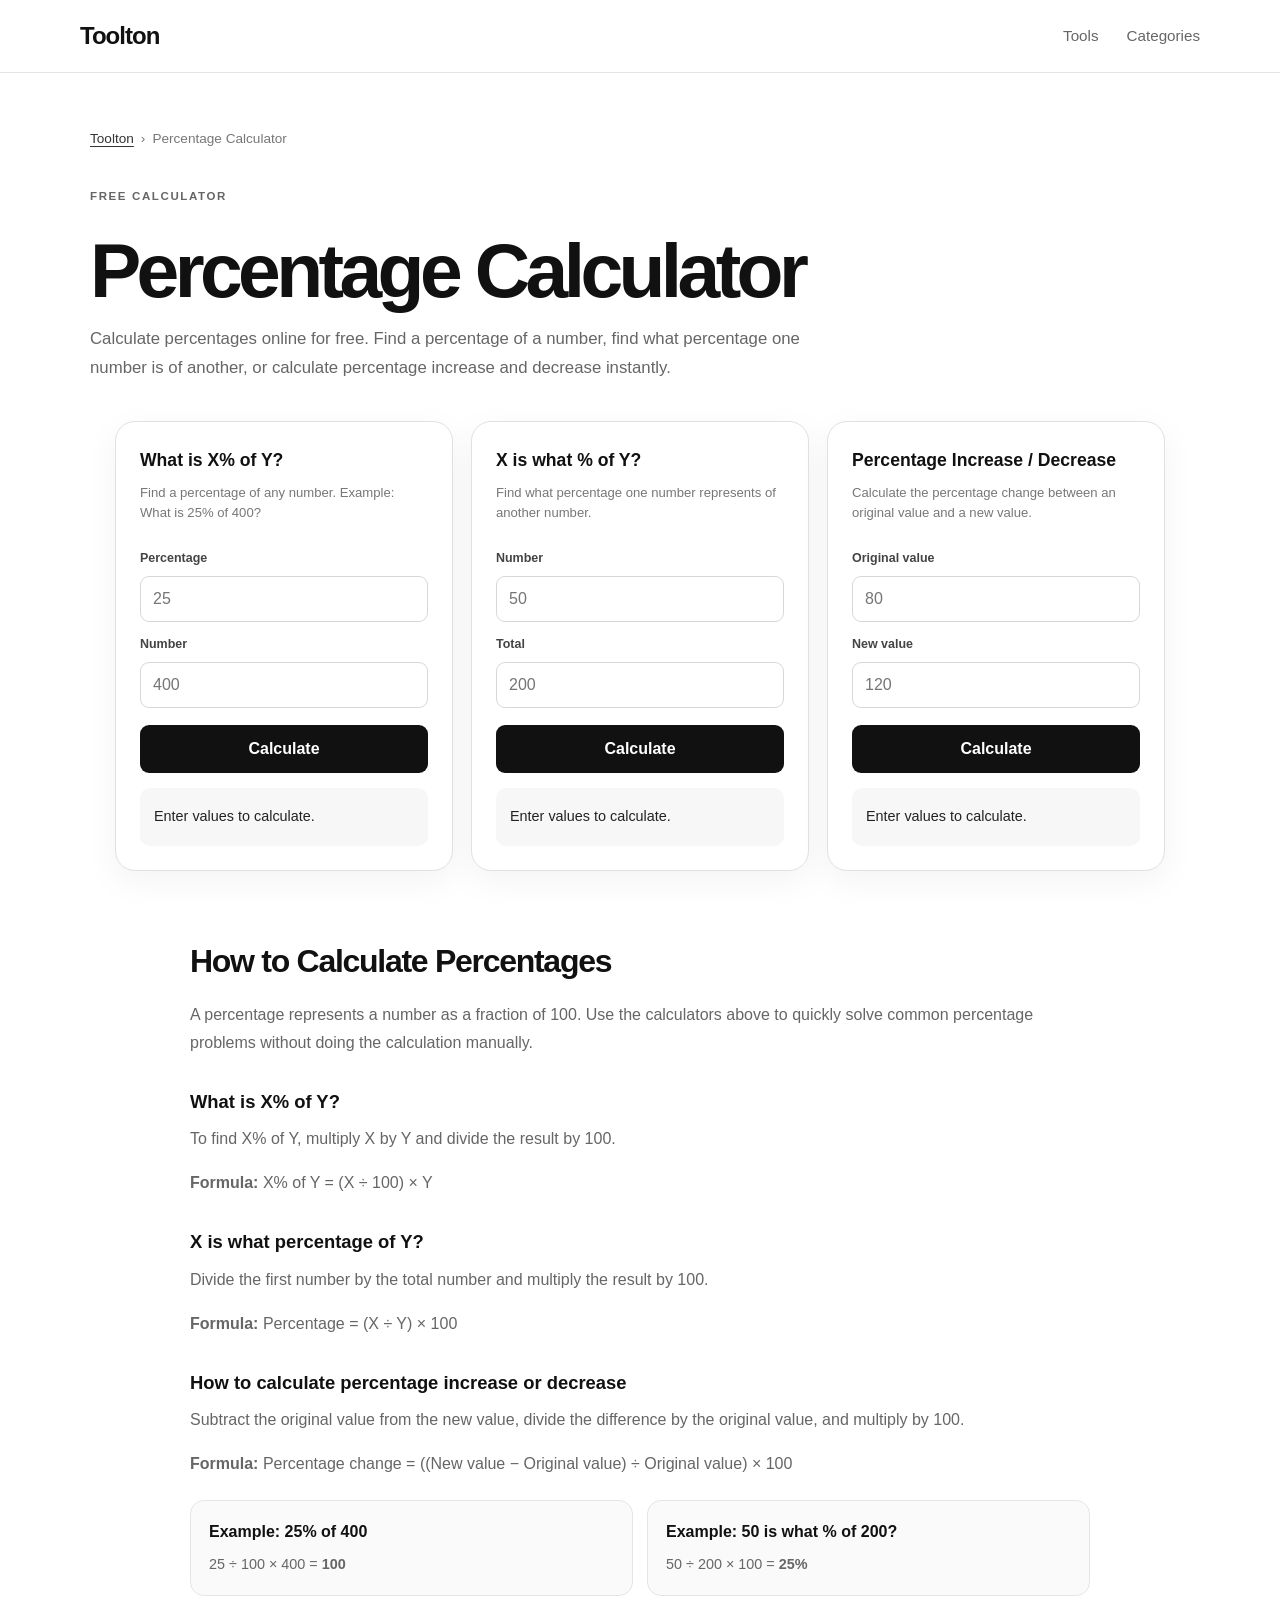
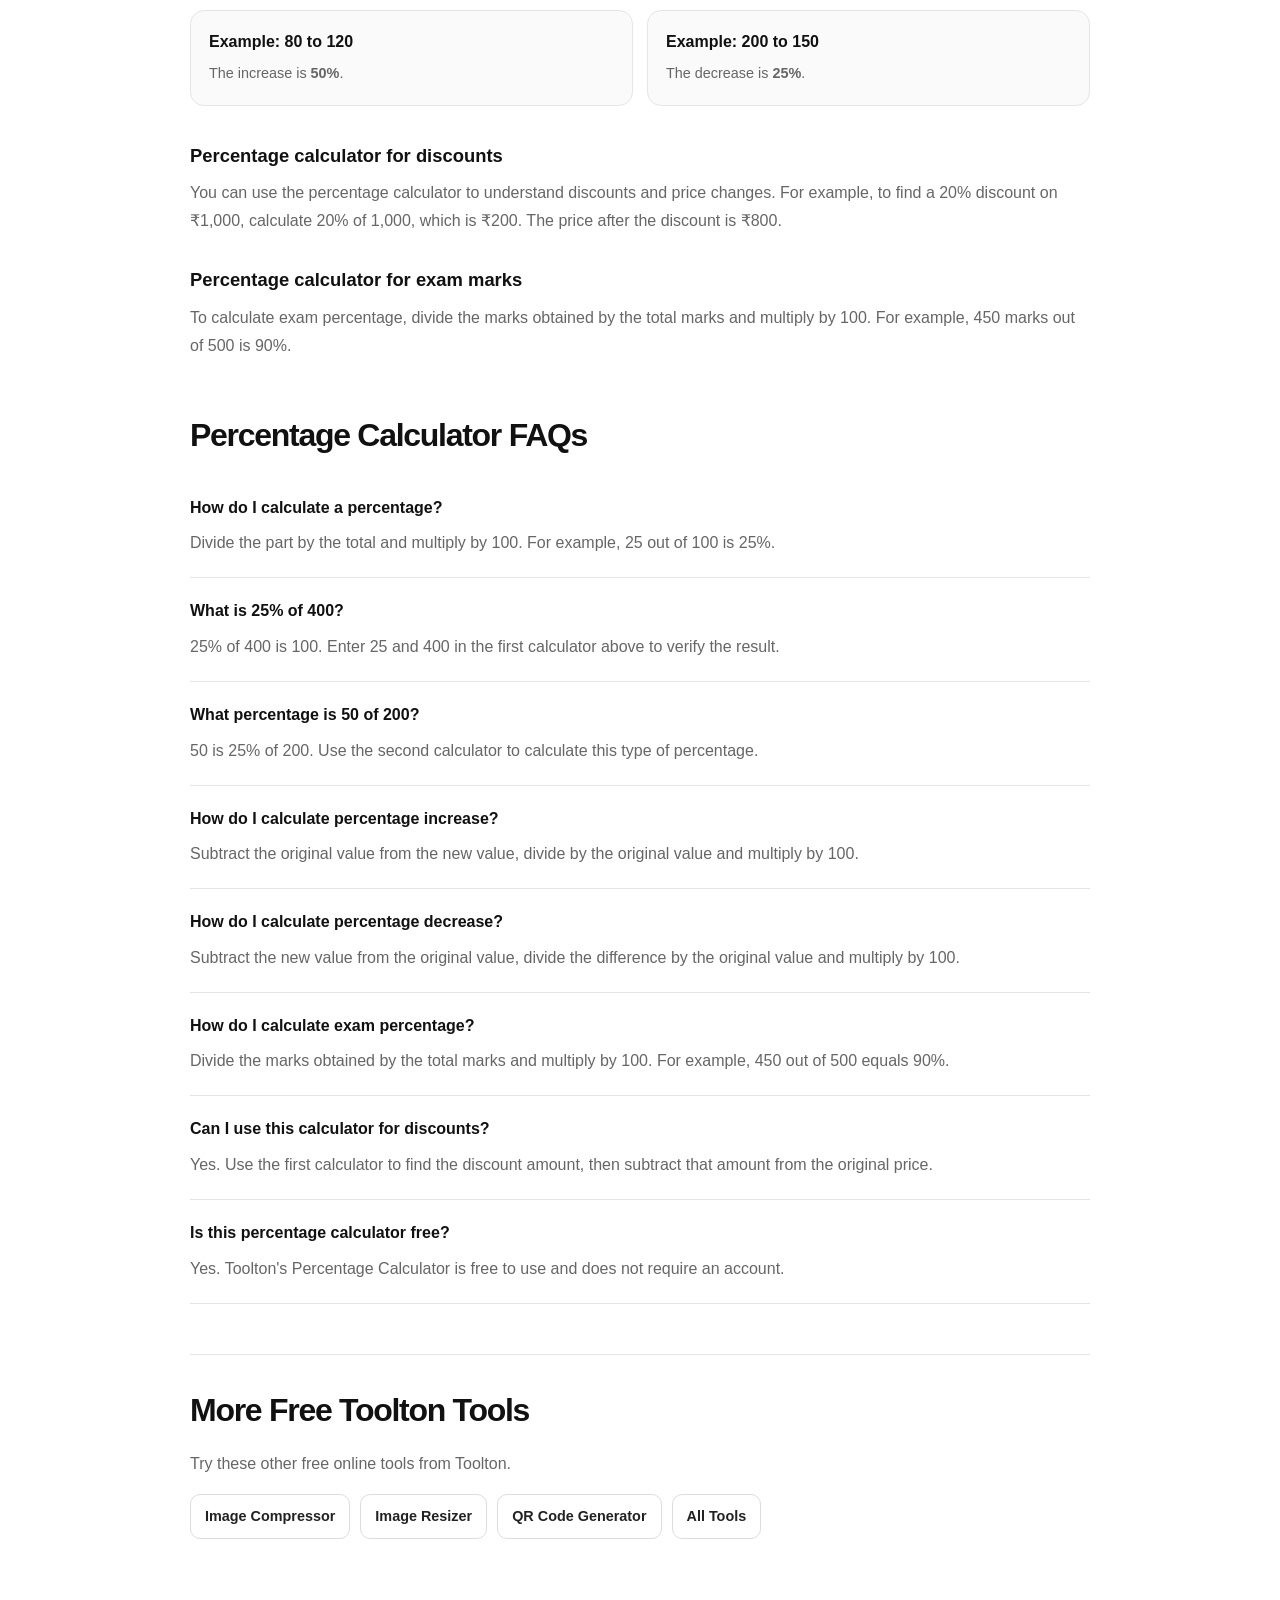
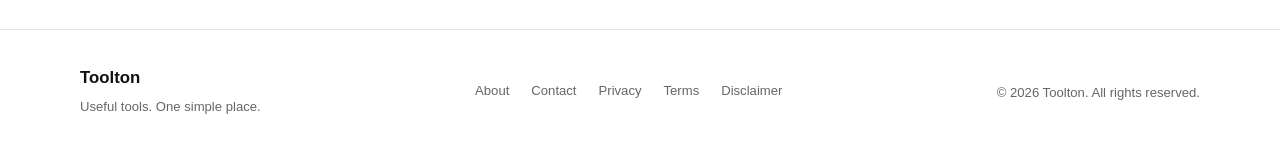
<file: tools/percentage-calculator/index.html>
<!DOCTYPE html>
<html lang="en">
<head>
    <meta charset="UTF-8">
    <meta name="viewport" content="width=device-width, initial-scale=1.0">

    <title>Percentage Calculator Online — Free % Calculator | Toolton</title>

    <meta name="description"
          content="Free percentage calculator online. Calculate X% of Y, find what percentage one number is of another, and calculate percentage increase or decrease instantly.">

    <meta name="robots" content="index, follow">

    <link rel="canonical"
          href="https://toolton.github.io/tools/percentage-calculator/">

    <link rel="icon" type="image/png" href="/favicon.png">

    <meta property="og:type" content="website">
    <meta property="og:title"
          content="Percentage Calculator Online — Free % Calculator">
    <meta property="og:description"
          content="Calculate percentages, percentage increase and percentage decrease online for free with Toolton.">
    <meta property="og:url"
          content="https://toolton.github.io/tools/percentage-calculator/">
    <meta property="og:site_name" content="Toolton">

    <link rel="stylesheet" href="../../../assets/css/style.css">

    <style>
        .percentage-page {
            padding: 55px 0 90px;
        }

        .percentage-page > .container {
            width: min(1100px, calc(100% - 32px));
            margin: auto;
        }

        .breadcrumb {
            display: flex;
            gap: 7px;
            align-items: center;
            margin-bottom: 32px;
            color: #777;
            font-size: .85rem;
        }

        .breadcrumb a {
            color: #333;
            text-decoration: underline;
            text-underline-offset: 3px;
        }

        .tool-intro {
            max-width: 780px;
            margin-bottom: 38px;
        }

        .tool-intro h1 {
            margin: 10px 0 17px;
            font-size: clamp(2.5rem, 7vw, 4.8rem);
            line-height: .98;
            letter-spacing: -.06em;
        }

        .tool-intro p {
            max-width: 720px;
            color: #666;
            font-size: 1.05rem;
            line-height: 1.7;
        }

        .calculator-grid {
            display: grid;
            grid-template-columns: repeat(3, 1fr);
            gap: 18px;
            max-width: 1050px;
            margin: auto;
        }

        .calculator-card {
            padding: 24px;
            border: 1px solid #e1e1e1;
            border-radius: 20px;
            background: #fff;
            box-shadow: 0 10px 35px rgba(0,0,0,.05);
        }

        .calculator-card h2 {
            margin: 0 0 9px;
            font-size: 1.1rem;
        }

        .calculator-card > p {
            min-height: 48px;
            margin-bottom: 18px;
            color: #777;
            font-size: .82rem;
            line-height: 1.55;
        }

        .field {
            margin-bottom: 13px;
        }

        .field label {
            display: block;
            margin-bottom: 7px;
            font-size: .78rem;
            font-weight: 800;
            color: #444;
        }

        .field input {
            width: 100%;
            height: 46px;
            padding: 0 12px;
            border: 1px solid #d8d8d8;
            border-radius: 9px;
            outline: none;
            font: inherit;
        }

        .field input:focus {
            border-color: #999;
        }

        .calculate-button {
            width: 100%;
            min-height: 48px;
            margin-top: 4px;
            border: 0;
            border-radius: 9px;
            background: #111;
            color: #fff;
            font: inherit;
            font-weight: 800;
            cursor: pointer;
        }

        .calculate-button:hover {
            opacity: .9;
        }

        .result {
            min-height: 58px;
            margin-top: 15px;
            padding: 14px;
            border-radius: 10px;
            background: #f7f7f7;
            color: #222;
            font-size: .9rem;
            line-height: 1.5;
            display: flex;
            align-items: center;
        }

        .result strong {
            font-size: 1.1rem;
        }

        .info {
            max-width: 900px;
            margin: 65px auto 0;
        }

        .info h2 {
            margin-bottom: 14px;
            font-size: 2rem;
            letter-spacing: -.04em;
        }

        .info h3 {
            margin: 30px 0 9px;
            font-size: 1.15rem;
        }

        .info p {
            margin-bottom: 16px;
            color: #666;
            line-height: 1.75;
        }

        .examples {
            display: grid;
            grid-template-columns: repeat(2, 1fr);
            gap: 14px;
            margin: 22px 0 35px;
        }

        .example {
            padding: 18px;
            border: 1px solid #e5e5e5;
            border-radius: 14px;
            background: #fafafa;
        }

        .example h3 {
            margin: 0 0 7px;
            font-size: 1rem;
        }

        .example p {
            margin: 0;
            font-size: .9rem;
        }

        .faq {
            margin-top: 50px;
        }

        .faq-item {
            padding: 20px 0;
            border-bottom: 1px solid #e5e5e5;
        }

        .faq-item h3 {
            margin: 0 0 9px;
            font-size: 1rem;
        }

        .faq-item p {
            margin: 0;
        }

        .related-tools {
            margin-top: 50px;
            padding-top: 30px;
            border-top: 1px solid #e5e5e5;
        }

        .related-links {
            display: flex;
            flex-wrap: wrap;
            gap: 10px;
            margin-top: 15px;
        }

        .related-links a {
            display: inline-flex;
            padding: 10px 14px;
            border: 1px solid #ddd;
            border-radius: 10px;
            color: #222;
            text-decoration: none;
            background: #fff;
            font-size: .9rem;
            font-weight: 700;
        }

        .related-links a:hover {
            background: #f7f7f7;
        }

        @media (max-width: 850px) {
            .calculator-grid {
                grid-template-columns: 1fr;
                max-width: 600px;
            }
        }

        @media (max-width: 600px) {
            .percentage-page {
                padding-top: 35px;
            }

            .percentage-page > .container {
                width: calc(100% - 24px);
            }

            .examples {
                grid-template-columns: 1fr;
            }
        }
    </style>
</head>

<body>

<header class="site-header">

    <div class="container header-inner">

        <a href="../../../"
           class="logo"
           aria-label="Toolton Home">
            Toolton
        </a>

        <nav class="navigation" aria-label="Main navigation">
            <a href="../../../#tools">Tools</a>
            <a href="../../../#categories">Categories</a>
        </nav>

    </div>

</header>


<main class="percentage-page">

    <div class="container">

        <div class="breadcrumb">
            <a href="../../../">Toolton</a>
            <span>›</span>
            <span>Percentage Calculator</span>
        </div>


        <div class="tool-intro">

            <span class="section-label">FREE CALCULATOR</span>

            <h1>Percentage Calculator</h1>

            <p>
                Calculate percentages online for free.
                Find a percentage of a number, find what percentage
                one number is of another, or calculate percentage
                increase and decrease instantly.
            </p>

        </div>


        <section class="calculator-grid"
                 aria-label="Percentage calculators">


            <!-- Calculator 1 -->

            <div class="calculator-card">

                <h2>What is X% of Y?</h2>

                <p>
                    Find a percentage of any number.
                    Example: What is 25% of 400?
                </p>


                <div class="field">

                    <label for="percentOf">
                        Percentage
                    </label>

                    <input
                        id="percentOf"
                        type="number"
                        step="any"
                        placeholder="25"
                    >

                </div>


                <div class="field">

                    <label for="numberOf">
                        Number
                    </label>

                    <input
                        id="numberOf"
                        type="number"
                        step="any"
                        placeholder="400"
                    >

                </div>


                <button
                    class="calculate-button"
                    id="calculateOf"
                    type="button">
                    Calculate
                </button>


                <div
                    class="result"
                    id="resultOf"
                    aria-live="polite">
                    Enter values to calculate.
                </div>

            </div>


            <!-- Calculator 2 -->

            <div class="calculator-card">

                <h2>X is what % of Y?</h2>

                <p>
                    Find what percentage one number represents
                    of another number.
                </p>


                <div class="field">

                    <label for="partNumber">
                        Number
                    </label>

                    <input
                        id="partNumber"
                        type="number"
                        step="any"
                        placeholder="50"
                    >

                </div>


                <div class="field">

                    <label for="wholeNumber">
                        Total
                    </label>

                    <input
                        id="wholeNumber"
                        type="number"
                        step="any"
                        placeholder="200"
                    >

                </div>


                <button
                    class="calculate-button"
                    id="calculateWhatPercent"
                    type="button">
                    Calculate
                </button>


                <div
                    class="result"
                    id="resultWhatPercent"
                    aria-live="polite">
                    Enter values to calculate.
                </div>

            </div>


            <!-- Calculator 3 -->

            <div class="calculator-card">

                <h2>Percentage Increase / Decrease</h2>

                <p>
                    Calculate the percentage change between
                    an original value and a new value.
                </p>


                <div class="field">

                    <label for="oldValue">
                        Original value
                    </label>

                    <input
                        id="oldValue"
                        type="number"
                        step="any"
                        placeholder="80"
                    >

                </div>


                <div class="field">

                    <label for="newValue">
                        New value
                    </label>

                    <input
                        id="newValue"
                        type="number"
                        step="any"
                        placeholder="120"
                    >

                </div>


                <button
                    class="calculate-button"
                    id="calculateChange"
                    type="button">
                    Calculate
                </button>


                <div
                    class="result"
                    id="resultChange"
                    aria-live="polite">
                    Enter values to calculate.
                </div>

            </div>

        </section>


        <section class="info">

            <h2>How to Calculate Percentages</h2>

            <p>
                A percentage represents a number as a fraction
                of 100. Use the calculators above to quickly
                solve common percentage problems without doing
                the calculation manually.
            </p>


            <h3>What is X% of Y?</h3>

            <p>
                To find X% of Y, multiply X by Y and divide
                the result by 100.
            </p>

            <p>
                <strong>Formula:</strong>
                X% of Y = (X ÷ 100) × Y
            </p>


            <h3>X is what percentage of Y?</h3>

            <p>
                Divide the first number by the total number
                and multiply the result by 100.
            </p>

            <p>
                <strong>Formula:</strong>
                Percentage = (X ÷ Y) × 100
            </p>


            <h3>How to calculate percentage increase or decrease</h3>

            <p>
                Subtract the original value from the new value,
                divide the difference by the original value,
                and multiply by 100.
            </p>

            <p>
                <strong>Formula:</strong>
                Percentage change =
                ((New value − Original value) ÷ Original value) × 100
            </p>


            <div class="examples">

                <div class="example">

                    <h3>Example: 25% of 400</h3>

                    <p>
                        25 ÷ 100 × 400 = <strong>100</strong>
                    </p>

                </div>


                <div class="example">

                    <h3>Example: 50 is what % of 200?</h3>

                    <p>
                        50 ÷ 200 × 100 = <strong>25%</strong>
                    </p>

                </div>


                <div class="example">

                    <h3>Example: 80 to 120</h3>

                    <p>
                        The increase is
                        <strong>50%</strong>.
                    </p>

                </div>


                <div class="example">

                    <h3>Example: 200 to 150</h3>

                    <p>
                        The decrease is
                        <strong>25%</strong>.
                    </p>

                </div>

            </div>


            <h3>Percentage calculator for discounts</h3>

            <p>
                You can use the percentage calculator to understand
                discounts and price changes. For example, to find
                a 20% discount on ₹1,000, calculate 20% of 1,000,
                which is ₹200. The price after the discount is ₹800.
            </p>


            <h3>Percentage calculator for exam marks</h3>

            <p>
                To calculate exam percentage, divide the marks
                obtained by the total marks and multiply by 100.
                For example, 450 marks out of 500 is 90%.
            </p>


            <section class="faq">

                <h2>Percentage Calculator FAQs</h2>


                <div class="faq-item">

                    <h3>
                        How do I calculate a percentage?
                    </h3>

                    <p>
                        Divide the part by the total and multiply
                        by 100. For example, 25 out of 100 is 25%.
                    </p>

                </div>


                <div class="faq-item">

                    <h3>
                        What is 25% of 400?
                    </h3>

                    <p>
                        25% of 400 is 100.
                        Enter 25 and 400 in the first calculator
                        above to verify the result.
                    </p>

                </div>


                <div class="faq-item">

                    <h3>
                        What percentage is 50 of 200?
                    </h3>

                    <p>
                        50 is 25% of 200.
                        Use the second calculator to calculate
                        this type of percentage.
                    </p>

                </div>


                <div class="faq-item">

                    <h3>
                        How do I calculate percentage increase?
                    </h3>

                    <p>
                        Subtract the original value from the new
                        value, divide by the original value and
                        multiply by 100.
                    </p>

                </div>


                <div class="faq-item">

                    <h3>
                        How do I calculate percentage decrease?
                    </h3>

                    <p>
                        Subtract the new value from the original
                        value, divide the difference by the original
                        value and multiply by 100.
                    </p>

                </div>


                <div class="faq-item">

                    <h3>
                        How do I calculate exam percentage?
                    </h3>

                    <p>
                        Divide the marks obtained by the total marks
                        and multiply by 100. For example,
                        450 out of 500 equals 90%.
                    </p>

                </div>


                <div class="faq-item">

                    <h3>
                        Can I use this calculator for discounts?
                    </h3>

                    <p>
                        Yes. Use the first calculator to find the
                        discount amount, then subtract that amount
                        from the original price.
                    </p>

                </div>


                <div class="faq-item">

                    <h3>
                        Is this percentage calculator free?
                    </h3>

                    <p>
                        Yes. Toolton's Percentage Calculator is
                        free to use and does not require an account.
                    </p>

                </div>

            </section>


            <section class="related-tools">

                <h2>More Free Toolton Tools</h2>

                <p>
                    Try these other free online tools from Toolton.
                </p>

                <div class="related-links">

                    <a href="../../../tools/image-compressor/">
                        Image Compressor
                    </a>

                    <a href="../../../tools/image-resizer/">
                        Image Resizer
                    </a>

                    <a href="../../../tools/qr-code-generator/">
                        QR Code Generator
                    </a>

                    <a href="../../../">
                        All Tools
                    </a>

                </div>

            </section>

        </section>

    </div>

</main>


<footer class="site-footer">

    <div class="container footer-inner">

        <div>

            <strong>Toolton</strong>

            <p>
                Useful tools. One simple place.
            </p>

        </div>


        <nav class="footer-links"
             aria-label="Footer navigation">

            <a href="../../../about.html">About</a>
            <a href="../../../contact.html">Contact</a>
            <a href="../../../privacy.html">Privacy</a>
            <a href="../../../terms.html">Terms</a>
            <a href="../../../disclaimer.html">Disclaimer</a>

        </nav>


        <p class="copyright">
            © 2026 Toolton. All rights reserved.
        </p>

    

      </div>

</footer>


<script>

function cleanNumber(number) {

    if (!Number.isFinite(number)) {
        return null;
    }

    const rounded =
        Math.round((number + Number.EPSILON) * 100000000) / 100000000;

    return rounded;
}


function formatNumber(number) {

    const clean =
        cleanNumber(number);

    if (clean === null) {
        return "";
    }

    return clean.toLocaleString("en-US", {
        maximumFractionDigits: 8
    });
}


/* X% of Y */

document
    .getElementById("calculateOf")
    .addEventListener("click", function () {

        const percent =
            parseFloat(
                document.getElementById("percentOf").value
            );

        const number =
            parseFloat(
                document.getElementById("numberOf").value
            );

        const result =
            document.getElementById("resultOf");


        if (!Number.isFinite(percent) ||
            !Number.isFinite(number)) {

            result.textContent =
                "Please enter both numbers.";

            return;
        }


        const answer =
            (percent / 100) * number;


        result.innerHTML =
            "<strong>" +
            formatNumber(answer) +
            "</strong>";
    });


/* X is what % of Y */

document
    .getElementById("calculateWhatPercent")
    .addEventListener("click", function () {

        const part =
            parseFloat(
                document.getElementById("partNumber").value
            );

        const whole =
            parseFloat(
                document.getElementById("wholeNumber").value
            );

        const result =
            document.getElementById("resultWhatPercent");


        if (!Number.isFinite(part) ||
            !Number.isFinite(whole)) {

            result.textContent =
                "Please enter both numbers.";

            return;
        }


        if (whole === 0) {

            result.textContent =
                "The total cannot be zero.";

            return;
        }


        const answer =
            (part / whole) * 100;


        result.innerHTML =
            "<strong>" +
            formatNumber(answer) +
            "%</strong>";
    });


/* Percentage increase / decrease */

document
    .getElementById("calculateChange")
    .addEventListener("click", function () {

        const oldValue =
            parseFloat(
                document.getElementById("oldValue").value
            );

        const newValue =
            parseFloat(
                document.getElementById("newValue").value
            );

        const result =
            document.getElementById("resultChange");


        if (!Number.isFinite(oldValue) ||
            !Number.isFinite(newValue)) {

            result.textContent =
                "Please enter both values.";

            return;
        }


        if (oldValue === 0) {

            result.textContent =
                "The original value cannot be zero.";

            return;
        }


        const change =
            ((newValue - oldValue) / oldValue) * 100;


        const absoluteChange =
            Math.abs(change);


        if (change > 0) {

            result.innerHTML =
                "<strong>" +
                formatNumber(absoluteChange) +
                "% increase</strong>";

        } else if (change < 0) {

            result.innerHTML =
                "<strong>" +
                formatNumber(absoluteChange) +
                "% decrease</strong>";

        } else {

            result.innerHTML =
                "<strong>0% change</strong>";
        }

    });

</script>

</body>
</html>
</file>
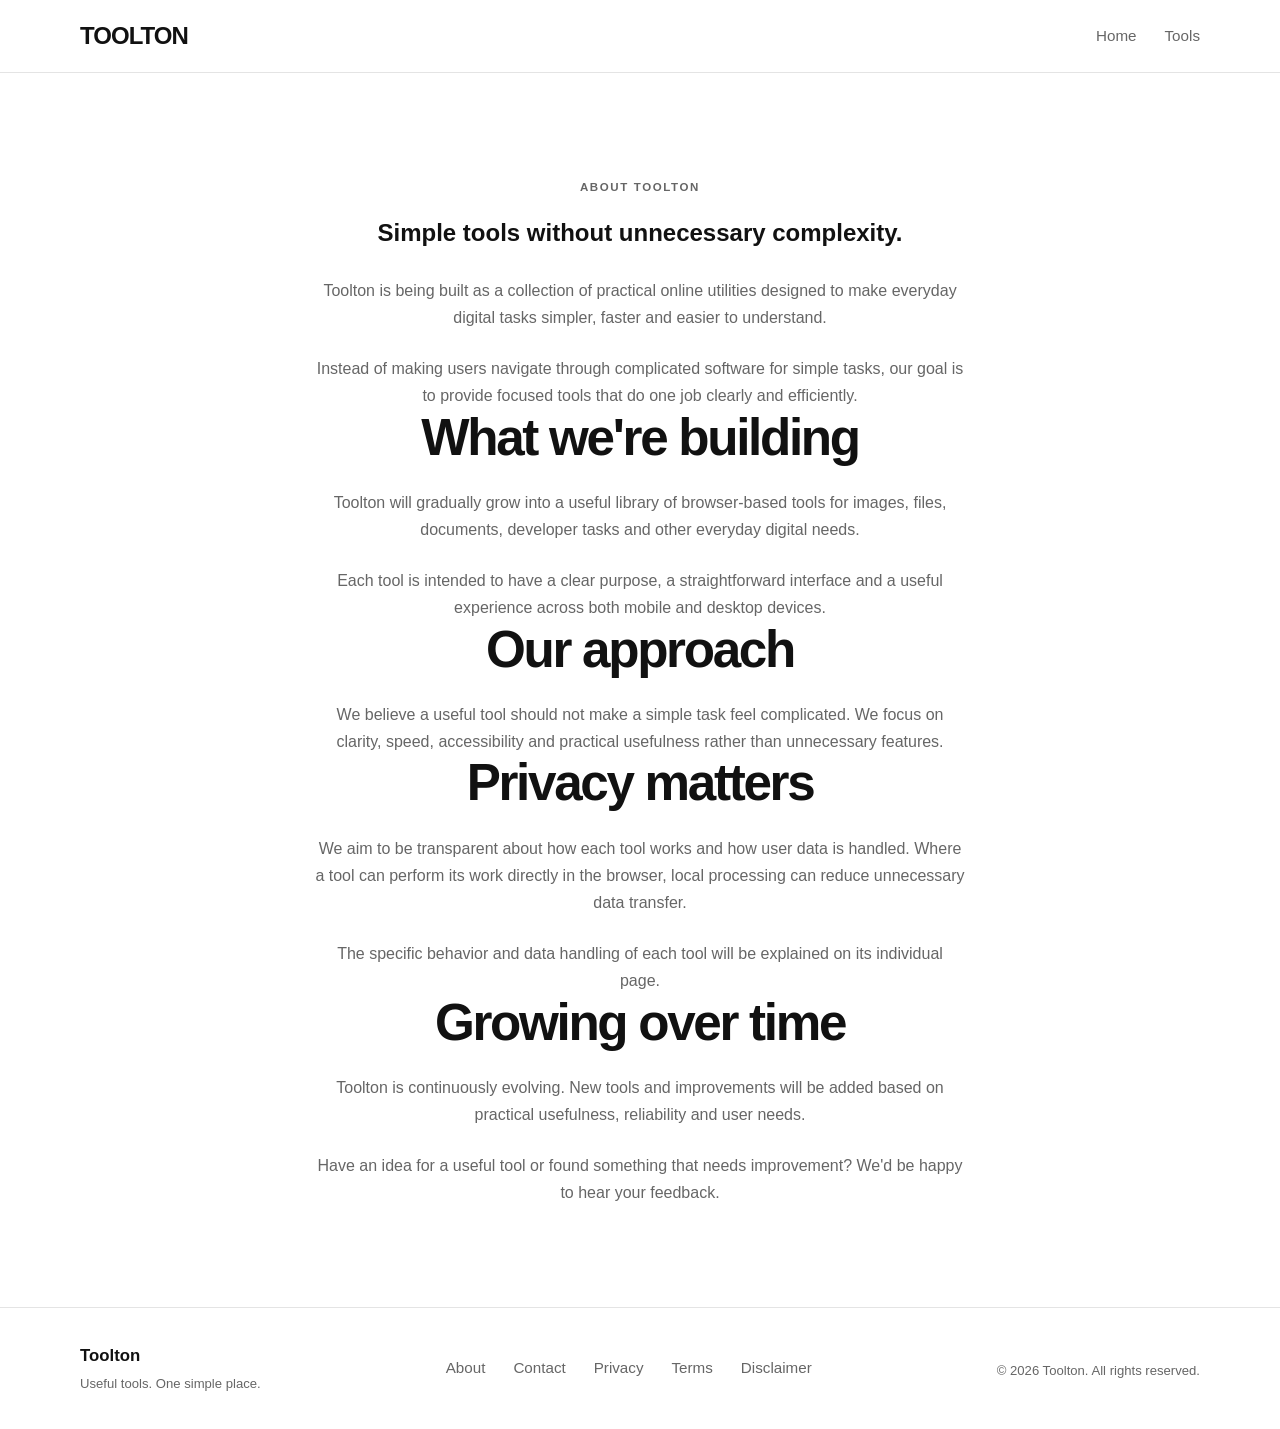
<file: about.html>
<!DOCTYPE html>
<html lang="en">
<head>
    <meta charset="UTF-8">
    <meta name="viewport" content="width=device-width, initial-scale=1.0">

    <title>About Toolton — Free Online Tools</title>

    <meta name="description"
          content="Learn about Toolton, a growing collection of practical online tools designed to make everyday digital tasks simpler and faster.">

    <meta name="robots" content="index, follow">

    <link rel="canonical" href="https://toolton.github.io/about.html">

    <meta property="og:type" content="website">
    <meta property="og:title" content="About Toolton — Free Online Tools">
    <meta property="og:description"
          content="Learn more about Toolton and our approach to building simple, useful online tools.">
    <meta property="og:url" content="https://toolton.github.io/about.html">
    <meta property="og:site_name" content="Toolton">

    <link rel="icon" type="image/png" href="/favicon.png">

    <link rel="stylesheet" href="/assets/css/style.css">
</head>

<body>

<header class="site-header">
    <div class="container header-inner">

        <a href="/" class="logo">TOOLTON</a>

        <nav class="navigation">
            <a href="/">Home</a>
            <a href="/#tools">Tools</a>
        </nav>

    </div>
</header>

<main>

    <section class="about-section">
        <div class="container">

            <div class="about-box">

                <span class="section-label">ABOUT TOOLTON</span>

                <h1>
                    Simple tools without unnecessary complexity.
                </h1>

                <p>
                    Toolton is being built as a collection of practical
                    online utilities designed to make everyday digital
                    tasks simpler, faster and easier to understand.
                </p>

                <p>
                    Instead of making users navigate through complicated
                    software for simple tasks, our goal is to provide
                    focused tools that do one job clearly and efficiently.
                </p>

                <h2>What we're building</h2>

                <p>
                    Toolton will gradually grow into a useful library of
                    browser-based tools for images, files, documents,
                    developer tasks and other everyday digital needs.
                </p>

                <p>
                    Each tool is intended to have a clear purpose, a
                    straightforward interface and a useful experience
                    across both mobile and desktop devices.
                </p>

                <h2>Our approach</h2>

                <p>
                    We believe a useful tool should not make a simple task
                    feel complicated. We focus on clarity, speed,
                    accessibility and practical usefulness rather than
                    unnecessary features.
                </p>

                <h2>Privacy matters</h2>

                <p>
                    We aim to be transparent about how each tool works and
                    how user data is handled. Where a tool can perform its
                    work directly in the browser, local processing can
                    reduce unnecessary data transfer.
                </p>

                <p>
                    The specific behavior and data handling of each tool
                    will be explained on its individual page.
                </p>

                <h2>Growing over time</h2>

                <p>
                    Toolton is continuously evolving. New tools and
                    improvements will be added based on practical
                    usefulness, reliability and user needs.
                </p>

                <p>
                    Have an idea for a useful tool or found something that
                    needs improvement? We'd be happy to hear your feedback.
                </p>

            </div>

        </div>
    </section>

</main>

<footer class="site-footer">
    <div class="container footer-inner">

        <div>
            <strong>Toolton</strong>
            <p>Useful tools. One simple place.</p>
        </div>

        <nav class="navigation">
            <a href="/about.html">About</a>
            <a href="/contact.html">Contact</a>
            <a href="/privacy.html">Privacy</a>
            <a href="/terms.html">Terms</a>
            <a href="/disclaimer.html">Disclaimer</a>
        </nav>

        <p class="copyright">
            © 2026 Toolton. All rights reserved.
        </p>

    </div>
</footer>

</body>
</html>
</file>
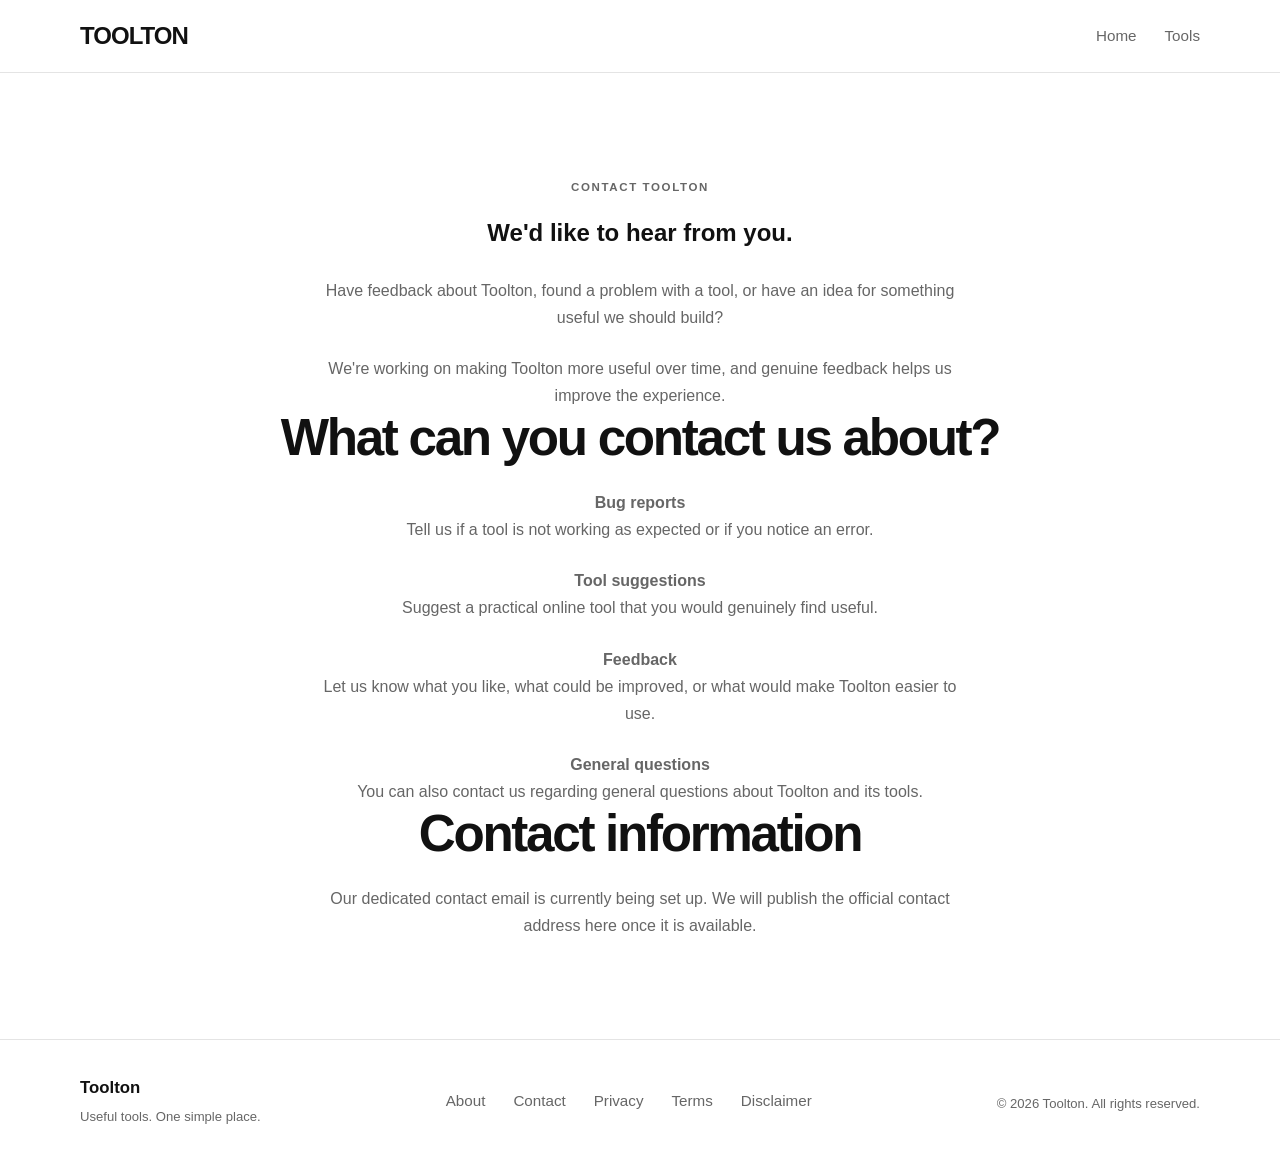
<file: contact.html>
<!DOCTYPE html>
<html lang="en">
<head>
    <meta charset="UTF-8">
    <meta name="viewport" content="width=device-width, initial-scale=1.0">

    <title>Contact Toolton — Get in Touch</title>

    <meta name="description"
          content="Contact Toolton for feedback, bug reports, tool suggestions and general questions.">

    <meta name="robots" content="index, follow">

    <link rel="canonical" href="https://toolton.github.io/contact.html">

    <meta property="og:type" content="website">
    <meta property="og:title" content="Contact Toolton — Get in Touch">
    <meta property="og:description"
          content="Send feedback, report a problem or suggest a useful tool for Toolton.">
    <meta property="og:url" content="https://toolton.github.io/contact.html">
    <meta property="og:site_name" content="Toolton">

    <link rel="icon" type="image/png" href="/favicon.png">

    <link rel="stylesheet" href="/assets/css/style.css">
</head>

<body>

<header class="site-header">
    <div class="container header-inner">

        <a href="/" class="logo">TOOLTON</a>

        <nav class="navigation">
            <a href="/">Home</a>
            <a href="/#tools">Tools</a>
        </nav>

    </div>
</header>

<main>

    <section class="about-section">
        <div class="container">

            <div class="about-box">

                <span class="section-label">CONTACT TOOLTON</span>

                <h1>
                    We'd like to hear from you.
                </h1>

                <p>
                    Have feedback about Toolton, found a problem with a
                    tool, or have an idea for something useful we should
                    build?
                </p>

                <p>
                    We're working on making Toolton more useful over time,
                    and genuine feedback helps us improve the experience.
                </p>

                <h2>What can you contact us about?</h2>

                <p>
                    <strong>Bug reports</strong><br>
                    Tell us if a tool is not working as expected or if
                    you notice an error.
                </p>

                <p>
                    <strong>Tool suggestions</strong><br>
                    Suggest a practical online tool that you would
                    genuinely find useful.
                </p>

                <p>
                    <strong>Feedback</strong><br>
                    Let us know what you like, what could be improved,
                    or what would make Toolton easier to use.
                </p>

                <p>
                    <strong>General questions</strong><br>
                    You can also contact us regarding general questions
                    about Toolton and its tools.
                </p>

                <h2>Contact information</h2>

                <p>
                    Our dedicated contact email is currently being set up.
                    We will publish the official contact address here once
                    it is available.
                </p>

            </div>

        </div>
    </section>

</main>

<footer class="site-footer">
    <div class="container footer-inner">

        <div>
            <strong>Toolton</strong>
            <p>Useful tools. One simple place.</p>
        </div>

        <nav class="navigation">
            <a href="/about.html">About</a>
            <a href="/contact.html">Contact</a>
            <a href="/privacy.html">Privacy</a>
            <a href="/terms.html">Terms</a>
            <a href="/disclaimer.html">Disclaimer</a>
        </nav>

        <p class="copyright">
            © 2026 Toolton. All rights reserved.
        </p>

    </div>
</footer>

</body>
</html>
</file>
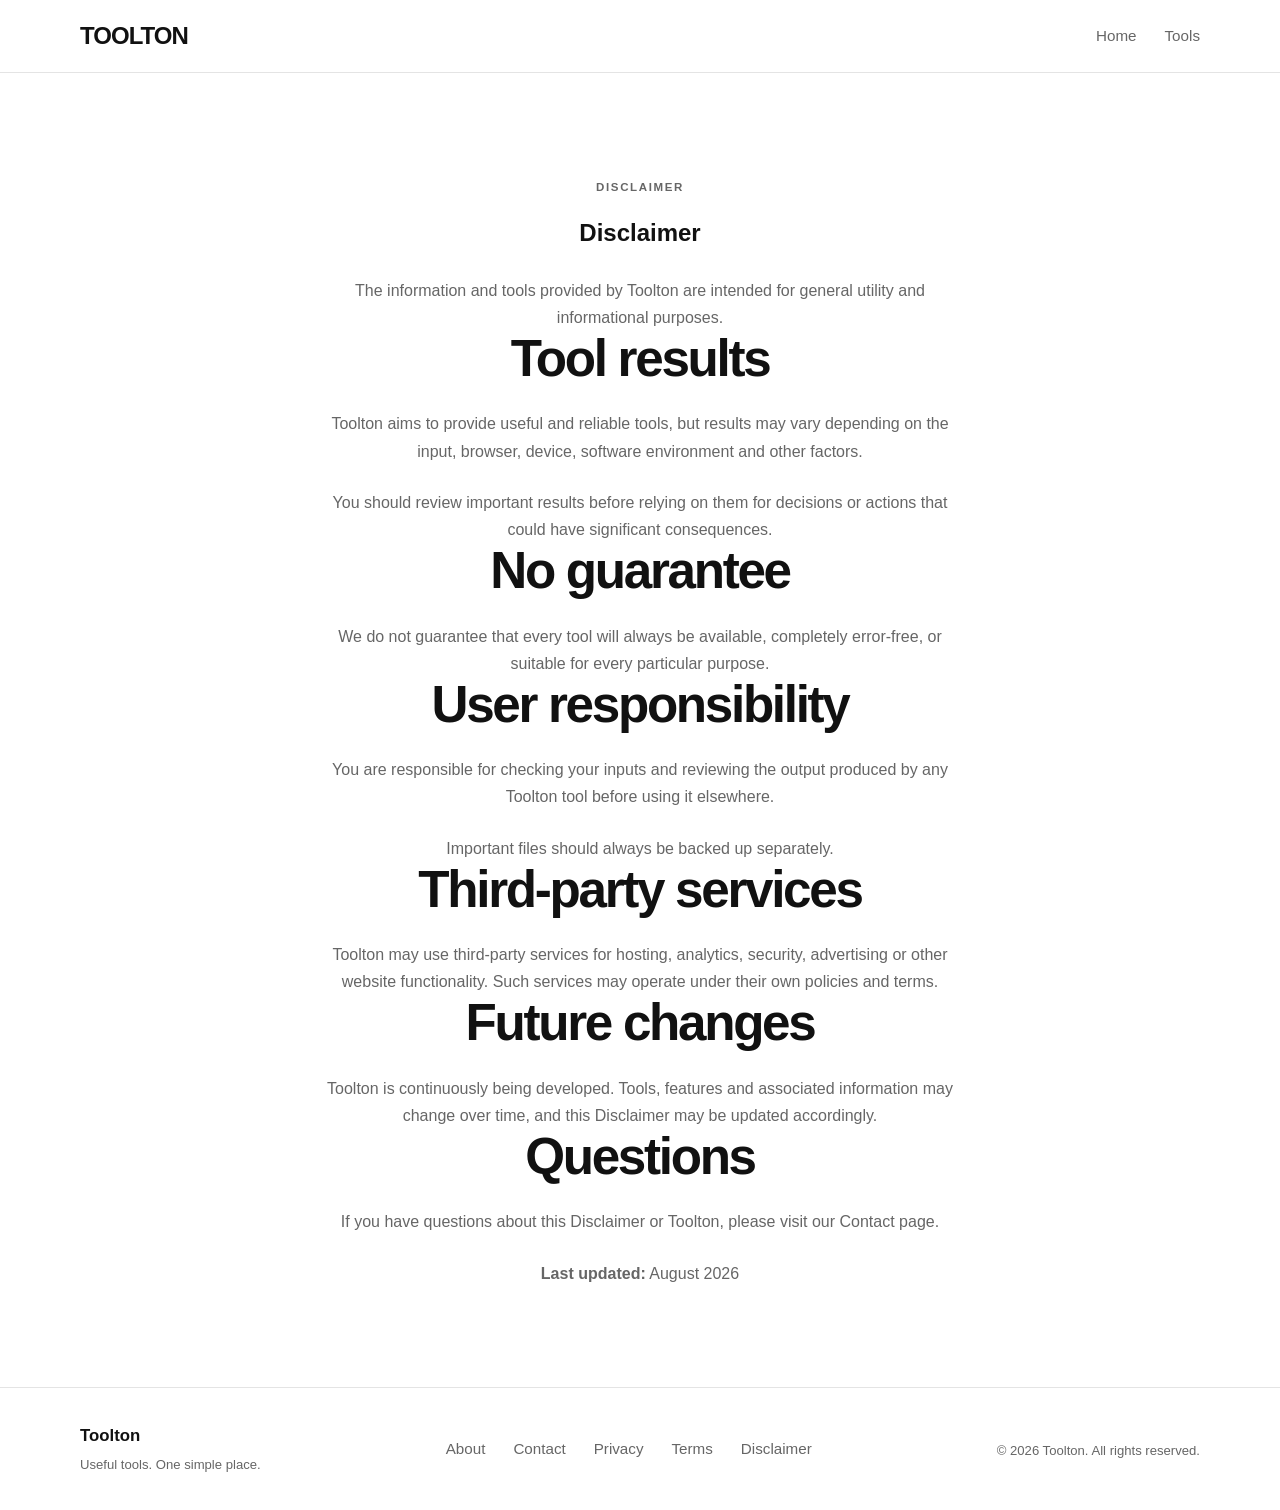
<file: disclaimer.html>
<!DOCTYPE html>
<html lang="en">
<head>
    <meta charset="UTF-8">
    <meta name="viewport" content="width=device-width, initial-scale=1.0">

    <title>Disclaimer — Toolton</title>

    <meta name="description"
          content="Read the Toolton Disclaimer for information about our online tools, results, availability and third-party services.">

    <meta name="robots" content="index, follow">

    <link rel="canonical" href="https://toolton.github.io/disclaimer.html">

    <meta property="og:type" content="website">
    <meta property="og:title" content="Disclaimer — Toolton">
    <meta property="og:description"
          content="Important information about Toolton's online tools, results, availability and limitations.">
    <meta property="og:url" content="https://toolton.github.io/disclaimer.html">
    <meta property="og:site_name" content="Toolton">

    <link rel="icon" type="image/png" href="/favicon.png">

    <link rel="stylesheet" href="/assets/css/style.css">
</head>

<body>

<header class="site-header">
    <div class="container header-inner">

        <a href="/" class="logo">TOOLTON</a>

        <nav class="navigation">
            <a href="/">Home</a>
            <a href="/#tools">Tools</a>
        </nav>

    </div>
</header>

<main>

    <section class="about-section">
        <div class="container">

            <div class="about-box">

                <span class="section-label">DISCLAIMER</span>

                <h1>
                    Disclaimer
                </h1>

                <p>
                    The information and tools provided by Toolton are
                    intended for general utility and informational
                    purposes.
                </p>

                <h2>Tool results</h2>

                <p>
                    Toolton aims to provide useful and reliable tools,
                    but results may vary depending on the input,
                    browser, device, software environment and other
                    factors.
                </p>

                <p>
                    You should review important results before relying
                    on them for decisions or actions that could have
                    significant consequences.
                </p>

                <h2>No guarantee</h2>

                <p>
                    We do not guarantee that every tool will always be
                    available, completely error-free, or suitable for
                    every particular purpose.
                </p>

                <h2>User responsibility</h2>

                <p>
                    You are responsible for checking your inputs and
                    reviewing the output produced by any Toolton tool
                    before using it elsewhere.
                </p>

                <p>
                    Important files should always be backed up separately.
                </p>

                <h2>Third-party services</h2>

                <p>
                    Toolton may use third-party services for hosting,
                    analytics, security, advertising or other website
                    functionality. Such services may operate under their
                    own policies and terms.
                </p>

                <h2>Future changes</h2>

                <p>
                    Toolton is continuously being developed. Tools,
                    features and associated information may change over
                    time, and this Disclaimer may be updated accordingly.
                </p>

                <h2>Questions</h2>

                <p>
                    If you have questions about this Disclaimer or
                    Toolton, please visit our
                    <a href="/contact.html">Contact page</a>.
                </p>

                <p>
                    <strong>Last updated:</strong> August 2026
                </p>

            </div>

        </div>
    </section>

</main>

<footer class="site-footer">
    <div class="container footer-inner">

        <div>
            <strong>Toolton</strong>
            <p>Useful tools. One simple place.</p>
        </div>

        <nav class="navigation">
            <a href="/about.html">About</a>
            <a href="/contact.html">Contact</a>
            <a href="/privacy.html">Privacy</a>
            <a href="/terms.html">Terms</a>
            <a href="/disclaimer.html">Disclaimer</a>
        </nav>

        <p class="copyright">
            © 2026 Toolton. All rights reserved.
        </p>

    </div>
</footer>

</body>
</html>
</file>
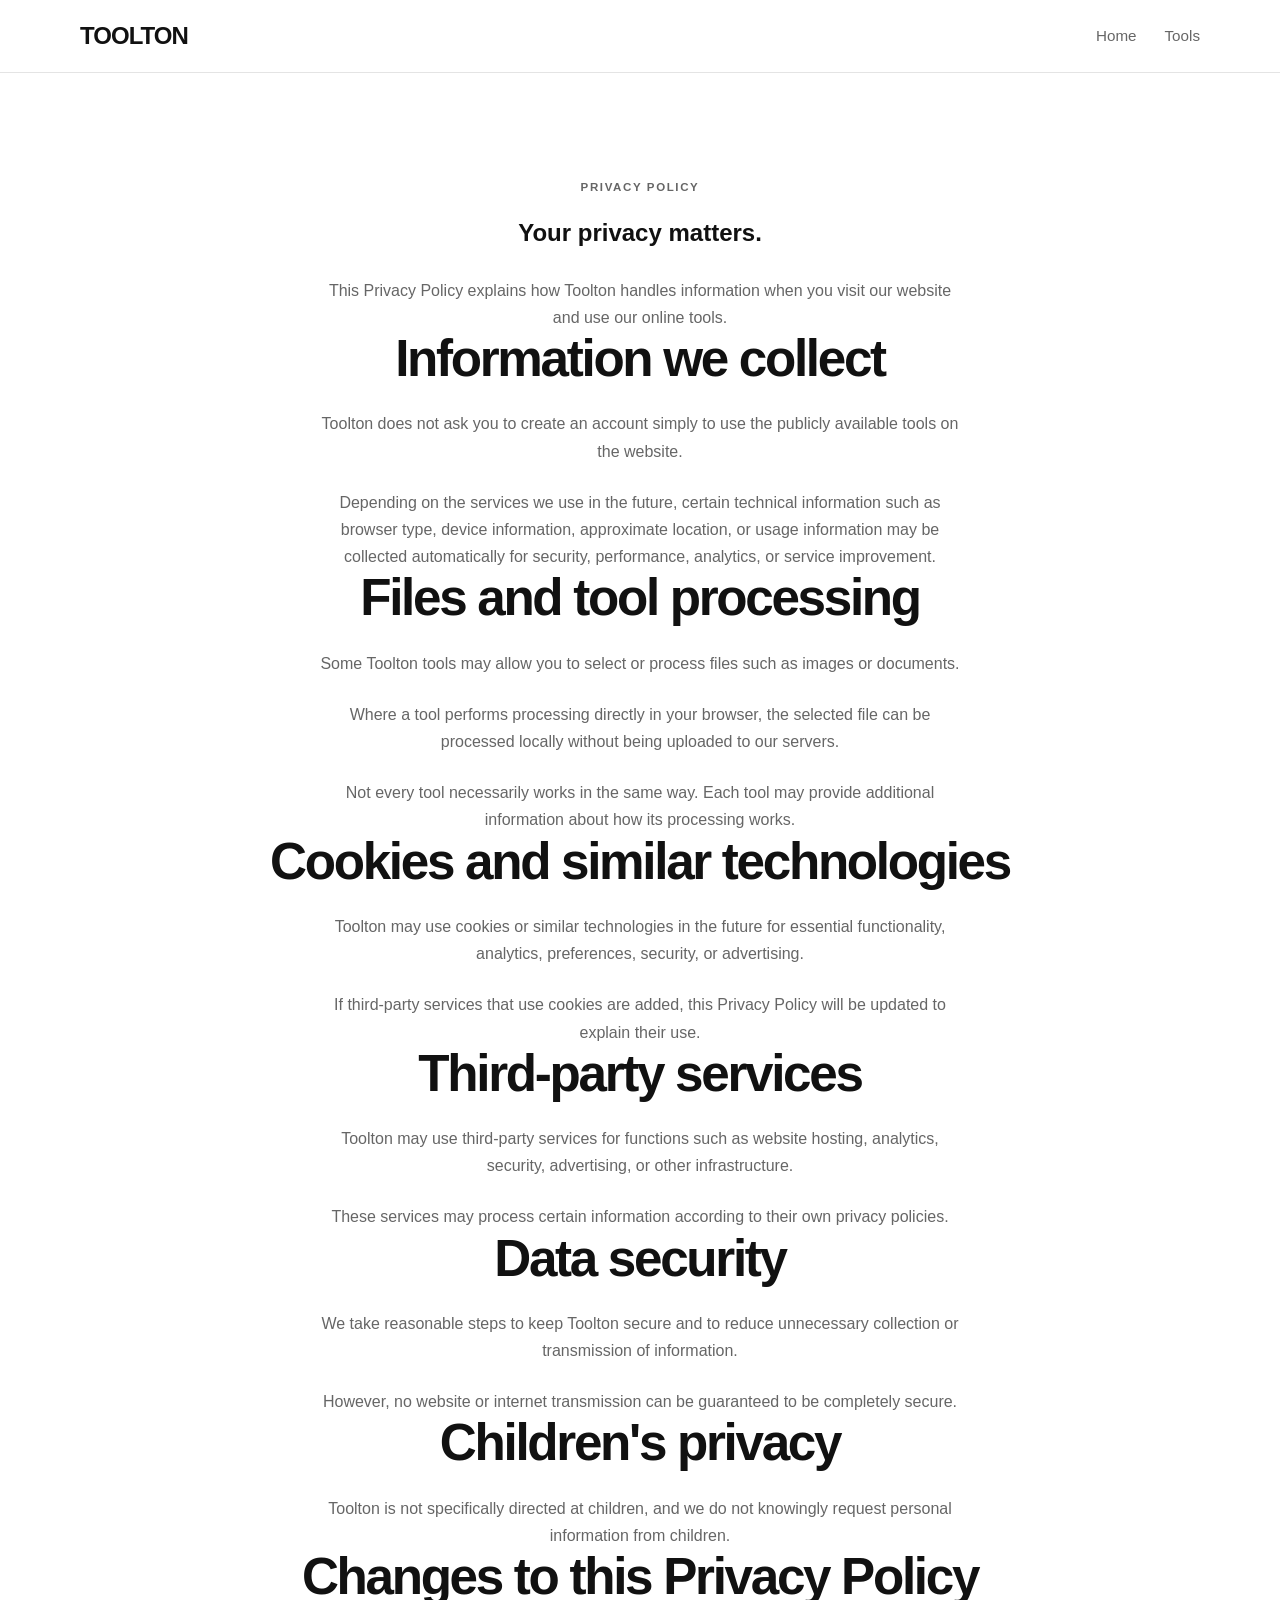
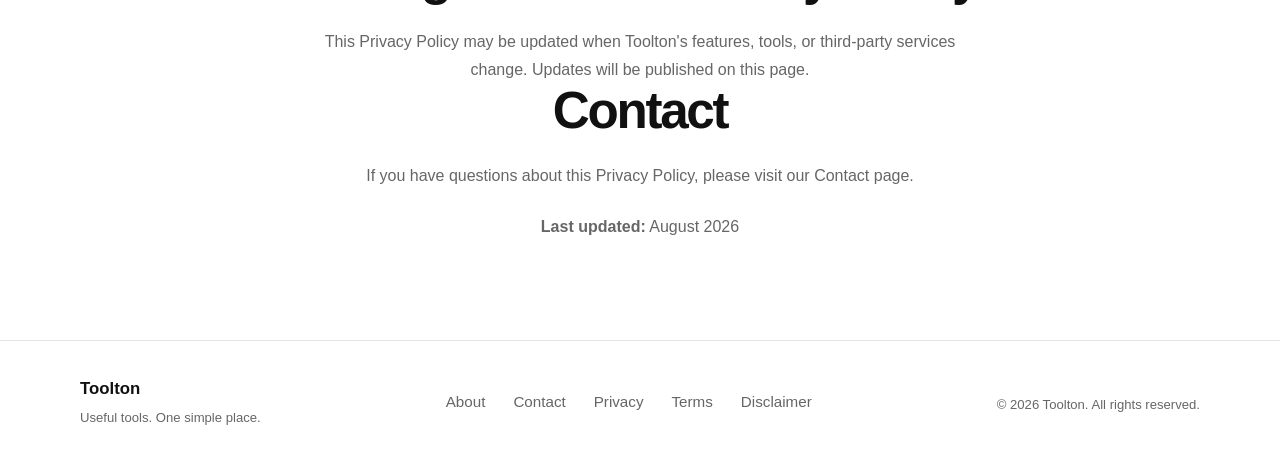
<file: privacy.html>
<!DOCTYPE html>
<html lang="en">
<head>
    <meta charset="UTF-8">
    <meta name="viewport" content="width=device-width, initial-scale=1.0">

    <title>Privacy Policy — Toolton</title>

    <meta name="description"
          content="Read the Toolton Privacy Policy to understand how information and data are handled when you use our website and online tools.">

    <meta name="robots" content="index, follow">

    <link rel="canonical" href="https://toolton.github.io/privacy.html">

    <meta property="og:type" content="website">
    <meta property="og:title" content="Privacy Policy — Toolton">
    <meta property="og:description"
          content="Learn how Toolton handles information and data when you use our website and online tools.">
    <meta property="og:url" content="https://toolton.github.io/privacy.html">
    <meta property="og:site_name" content="Toolton">

    <link rel="icon" type="image/png" href="/favicon.png">

    <link rel="stylesheet" href="/assets/css/style.css">
</head>

<body>

<header class="site-header">
    <div class="container header-inner">

        <a href="/" class="logo">TOOLTON</a>

        <nav class="navigation">
            <a href="/">Home</a>
            <a href="/#tools">Tools</a>
        </nav>

    </div>
</header>

<main>

    <section class="about-section">
        <div class="container">

            <div class="about-box">

                <span class="section-label">PRIVACY POLICY</span>

                <h1>
                    Your privacy matters.
                </h1>

                <p>
                    This Privacy Policy explains how Toolton handles
                    information when you visit our website and use our
                    online tools.
                </p>

                <h2>Information we collect</h2>

                <p>
                    Toolton does not ask you to create an account simply
                    to use the publicly available tools on the website.
                </p>

                <p>
                    Depending on the services we use in the future,
                    certain technical information such as browser type,
                    device information, approximate location, or usage
                    information may be collected automatically for
                    security, performance, analytics, or service
                    improvement.
                </p>

                <h2>Files and tool processing</h2>

                <p>
                    Some Toolton tools may allow you to select or process
                    files such as images or documents.
                </p>

                <p>
                    Where a tool performs processing directly in your
                    browser, the selected file can be processed locally
                    without being uploaded to our servers.
                </p>

                <p>
                    Not every tool necessarily works in the same way.
                    Each tool may provide additional information about
                    how its processing works.
                </p>

                <h2>Cookies and similar technologies</h2>

                <p>
                    Toolton may use cookies or similar technologies in
                    the future for essential functionality, analytics,
                    preferences, security, or advertising.
                </p>

                <p>
                    If third-party services that use cookies are added,
                    this Privacy Policy will be updated to explain their
                    use.
                </p>

                <h2>Third-party services</h2>

                <p>
                    Toolton may use third-party services for functions
                    such as website hosting, analytics, security,
                    advertising, or other infrastructure.
                </p>

                <p>
                    These services may process certain information
                    according to their own privacy policies.
                </p>

                <h2>Data security</h2>

                <p>
                    We take reasonable steps to keep Toolton secure and
                    to reduce unnecessary collection or transmission of
                    information.
                </p>

                <p>
                    However, no website or internet transmission can be
                    guaranteed to be completely secure.
                </p>

                <h2>Children's privacy</h2>

                <p>
                    Toolton is not specifically directed at children,
                    and we do not knowingly request personal information
                    from children.
                </p>

                <h2>Changes to this Privacy Policy</h2>

                <p>
                    This Privacy Policy may be updated when Toolton's
                    features, tools, or third-party services change.
                    Updates will be published on this page.
                </p>

                <h2>Contact</h2>

                <p>
                    If you have questions about this Privacy Policy,
                    please visit our
                    <a href="/contact.html">Contact page</a>.
                </p>

                <p>
                    <strong>Last updated:</strong> August 2026
                </p>

            </div>

        </div>
    </section>

</main>

<footer class="site-footer">
    <div class="container footer-inner">

        <div>
            <strong>Toolton</strong>
            <p>Useful tools. One simple place.</p>
        </div>

        <nav class="navigation">
            <a href="/about.html">About</a>
            <a href="/contact.html">Contact</a>
            <a href="/privacy.html">Privacy</a>
            <a href="/terms.html">Terms</a>
            <a href="/disclaimer.html">Disclaimer</a>
        </nav>

        <p class="copyright">
            © 2026 Toolton. All rights reserved.
        </p>

    </div>
</footer>

</body>
</html>
</file>
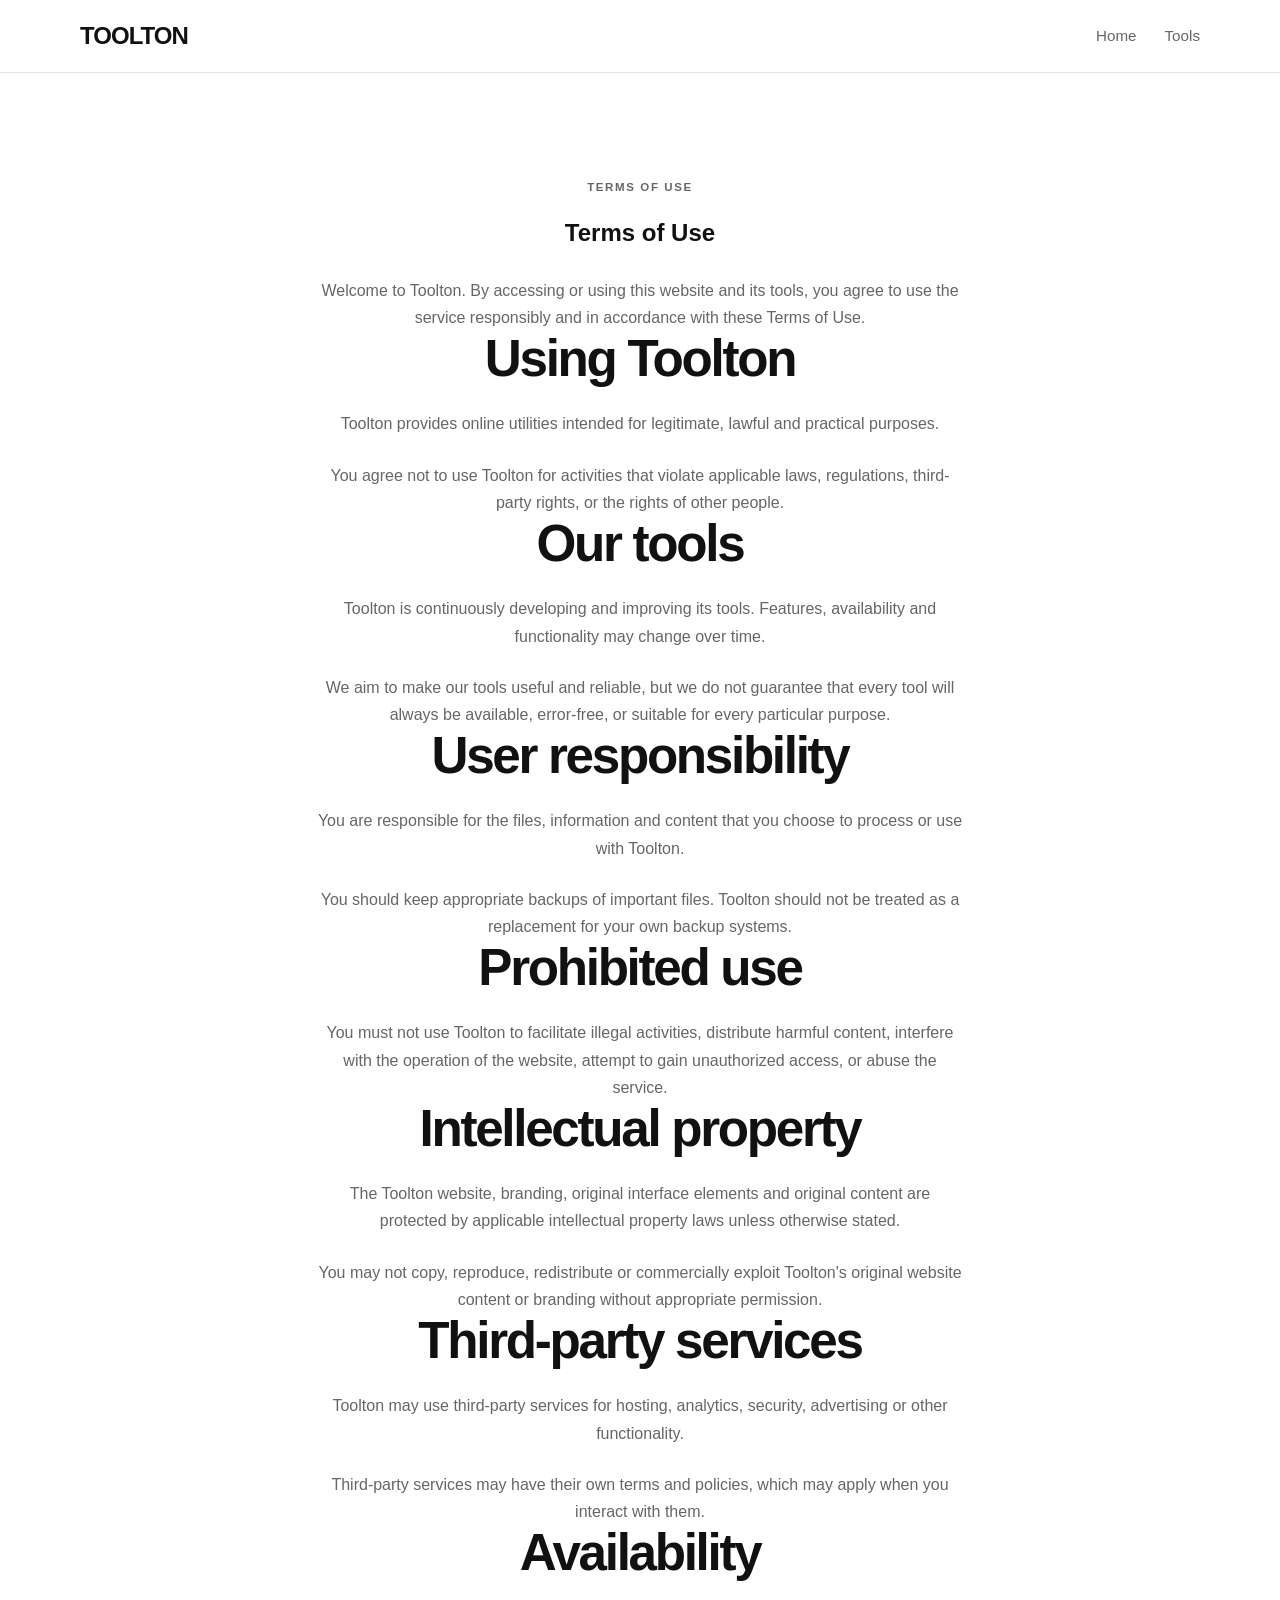
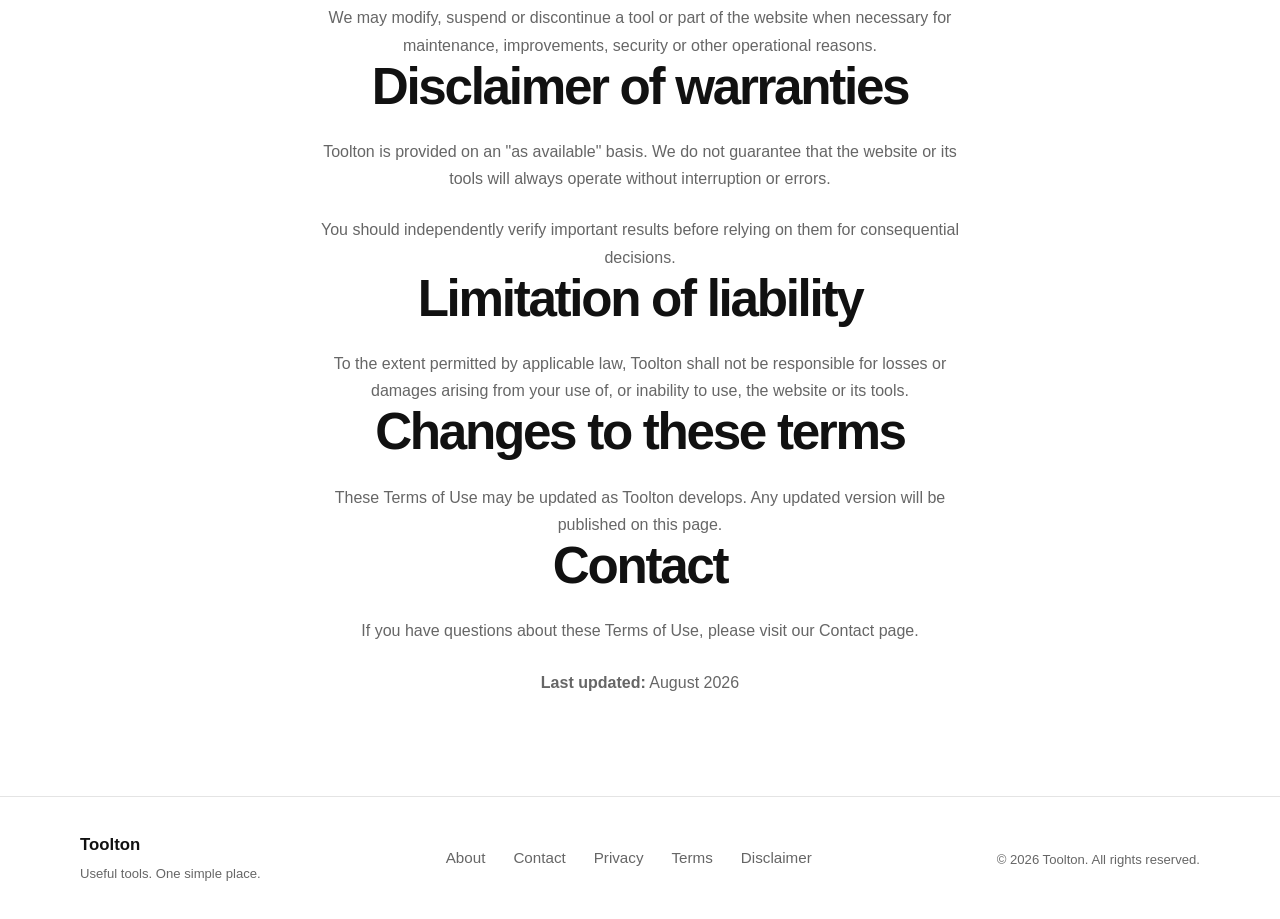
<file: terms.html>
<!DOCTYPE html>
<html lang="en">
<head>
    <meta charset="UTF-8">
    <meta name="viewport" content="width=device-width, initial-scale=1.0">

    <title>Terms of Use — Toolton</title>

    <meta name="description"
          content="Read the Terms of Use for Toolton and understand the rules and conditions for using our website and online tools.">

    <meta name="robots" content="index, follow">

    <link rel="canonical" href="https://toolton.github.io/terms.html">

    <meta property="og:type" content="website">
    <meta property="og:title" content="Terms of Use — Toolton">
    <meta property="og:description"
          content="The terms and conditions for using Toolton and its online tools.">
    <meta property="og:url" content="https://toolton.github.io/terms.html">
    <meta property="og:site_name" content="Toolton">

    <link rel="icon" type="image/png" href="/favicon.png">

    <link rel="stylesheet" href="/assets/css/style.css">
</head>

<body>

<header class="site-header">
    <div class="container header-inner">

        <a href="/" class="logo">TOOLTON</a>

        <nav class="navigation">
            <a href="/">Home</a>
            <a href="/#tools">Tools</a>
        </nav>

    </div>
</header>

<main>

    <section class="about-section">
        <div class="container">

            <div class="about-box">

                <span class="section-label">TERMS OF USE</span>

                <h1>
                    Terms of Use
                </h1>

                <p>
                    Welcome to Toolton. By accessing or using this website
                    and its tools, you agree to use the service responsibly
                    and in accordance with these Terms of Use.
                </p>

                <h2>Using Toolton</h2>

                <p>
                    Toolton provides online utilities intended for
                    legitimate, lawful and practical purposes.
                </p>

                <p>
                    You agree not to use Toolton for activities that
                    violate applicable laws, regulations, third-party
                    rights, or the rights of other people.
                </p>

                <h2>Our tools</h2>

                <p>
                    Toolton is continuously developing and improving its
                    tools. Features, availability and functionality may
                    change over time.
                </p>

                <p>
                    We aim to make our tools useful and reliable, but we
                    do not guarantee that every tool will always be
                    available, error-free, or suitable for every particular
                    purpose.
                </p>

                <h2>User responsibility</h2>

                <p>
                    You are responsible for the files, information and
                    content that you choose to process or use with
                    Toolton.
                </p>

                <p>
                    You should keep appropriate backups of important
                    files. Toolton should not be treated as a replacement
                    for your own backup systems.
                </p>

                <h2>Prohibited use</h2>

                <p>
                    You must not use Toolton to facilitate illegal
                    activities, distribute harmful content, interfere
                    with the operation of the website, attempt to gain
                    unauthorized access, or abuse the service.
                </p>

                <h2>Intellectual property</h2>

                <p>
                    The Toolton website, branding, original interface
                    elements and original content are protected by
                    applicable intellectual property laws unless otherwise
                    stated.
                </p>

                <p>
                    You may not copy, reproduce, redistribute or
                    commercially exploit Toolton's original website
                    content or branding without appropriate permission.
                </p>

                <h2>Third-party services</h2>

                <p>
                    Toolton may use third-party services for hosting,
                    analytics, security, advertising or other functionality.
                </p>

                <p>
                    Third-party services may have their own terms and
                    policies, which may apply when you interact with them.
                </p>

                <h2>Availability</h2>

                <p>
                    We may modify, suspend or discontinue a tool or part
                    of the website when necessary for maintenance,
                    improvements, security or other operational reasons.
                </p>

                <h2>Disclaimer of warranties</h2>

                <p>
                    Toolton is provided on an "as available" basis. We do
                    not guarantee that the website or its tools will always
                    operate without interruption or errors.
                </p>

                <p>
                    You should independently verify important results
                    before relying on them for consequential decisions.
                </p>

                <h2>Limitation of liability</h2>

                <p>
                    To the extent permitted by applicable law, Toolton
                    shall not be responsible for losses or damages arising
                    from your use of, or inability to use, the website or
                    its tools.
                </p>

                <h2>Changes to these terms</h2>

                <p>
                    These Terms of Use may be updated as Toolton develops.
                    Any updated version will be published on this page.
                </p>

                <h2>Contact</h2>

                <p>
                    If you have questions about these Terms of Use, please
                    visit our
                    <a href="/contact.html">Contact page</a>.
                </p>

                <p>
                    <strong>Last updated:</strong> August 2026
                </p>

            </div>

        </div>
    </section>

</main>

<footer class="site-footer">
    <div class="container footer-inner">

        <div>
            <strong>Toolton</strong>
            <p>Useful tools. One simple place.</p>
        </div>

        <nav class="navigation">
            <a href="/about.html">About</a>
            <a href="/contact.html">Contact</a>
            <a href="/privacy.html">Privacy</a>
            <a href="/terms.html">Terms</a>
            <a href="/disclaimer.html">Disclaimer</a>
        </nav>

        <p class="copyright">
            © 2026 Toolton. All rights reserved.
        </p>

    </div>
</footer>

</body>
</html>
</file>
<file: assets/css/style.css>
:root {
    --bg: #ffffff;
    --surface: #f7f7f8;
    --surface-hover: #eeeeef;
    --text: #111111;
    --muted: #666666;
    --border: #e4e4e4;
    --accent: #111111;
    --max-width: 1120px;
}

* {
    box-sizing: border-box;
    margin: 0;
    padding: 0;
}

html {
    scroll-behavior: smooth;
}

body {
    font-family:
        Inter,
        -apple-system,
        BlinkMacSystemFont,
        "Segoe UI",
        Roboto,
        Arial,
        sans-serif;

    background: var(--bg);
    color: var(--text);
    line-height: 1.6;
}

a {
    color: inherit;
    text-decoration: none;
}

.container {
    width: min(100% - 40px, var(--max-width));
    margin-inline: auto;
}


/* =========================
   HEADER
========================= */

.site-header {
    position: sticky;
    top: 0;
    z-index: 100;
    background: rgba(255, 255, 255, 0.94);
    border-bottom: 1px solid var(--border);
    backdrop-filter: blur(12px);
}

.header-inner {
    min-height: 72px;
    display: flex;
    align-items: center;
    justify-content: space-between;
}

.logo {
    font-size: 1.5rem;
    font-weight: 800;
    letter-spacing: -0.04em;
}

.navigation {
    display: flex;
    gap: 28px;
}

.navigation a {
    font-size: 0.95rem;
    color: var(--muted);
    transition: color 0.2s ease;
}

.navigation a:hover {
    color: var(--text);
}


/* =========================
   HERO
========================= */

.hero {
    padding: 100px 0 80px;
    text-align: center;
    border-bottom: 1px solid var(--border);
}

.hero-label,
.section-label {
    display: inline-block;
    font-size: 0.72rem;
    font-weight: 700;
    letter-spacing: 0.14em;
    color: var(--muted);
    margin-bottom: 18px;
}

.hero h1 {
    max-width: 800px;
    margin: 0 auto;
    font-size: clamp(3rem, 8vw, 6rem);
    line-height: 0.98;
    letter-spacing: -0.065em;
    font-weight: 800;
}

.hero-description {
    max-width: 600px;
    margin: 28px auto 0;
    color: var(--muted);
    font-size: 1.1rem;
}


/* =========================
   SEARCH
========================= */

.tool-search {
    max-width: 600px;
    margin: 42px auto 0;
}

.tool-search input {
    width: 100%;
    height: 58px;
    border: 1px solid var(--border);
    border-radius: 14px;
    padding: 0 20px;
    background: var(--surface);
    color: var(--text);
    font-size: 1rem;
    outline: none;
    transition:
        border-color 0.2s ease,
        background 0.2s ease,
        box-shadow 0.2s ease;
}

.tool-search input:focus {
    background: #ffffff;
    border-color: #999999;
    box-shadow: 0 0 0 4px #eeeeee;
}


/* =========================
   SECTIONS
========================= */

.section {
    padding: 90px 0;
}

.section-heading {
    margin-bottom: 42px;
}

.section-heading h2 {
    font-size: clamp(2rem, 5vw, 3rem);
    letter-spacing: -0.045em;
    line-height: 1.1;
}

.section-heading p {
    max-width: 600px;
    margin-top: 14px;
    color: var(--muted);
}


/* =========================
   TOOLS
========================= */

.tools-grid {
    display: grid;
    grid-template-columns: repeat(2, minmax(0, 1fr));
    gap: 16px;
}

.tool-card {
    min-height: 190px;
    padding: 26px;
    border: 1px solid var(--border);
    border-radius: 18px;
    background: var(--bg);
    display: flex;
    gap: 20px;
    transition:
        transform 0.2s ease,
        background 0.2s ease,
        border-color 0.2s ease;
}

.tool-card:hover {
    transform: translateY(-3px);
    background: var(--surface);
    border-color: #cccccc;
}

.tool-icon {
    flex: 0 0 54px;
    width: 54px;
    height: 54px;
    border-radius: 14px;
    background: var(--text);
    color: white;
    display: grid;
    place-items: center;
    font-size: 0.72rem;
    font-weight: 800;
    letter-spacing: 0.04em;
}

.tool-card h3 {
    font-size: 1.2rem;
    margin-bottom: 8px;
}

.tool-card p {
    color: var(--muted);
    font-size: 0.93rem;
}

.coming-soon {
    cursor: default;
}

.coming-soon:hover {
    transform: none;
}

.coming-label {
    display: inline-block;
    margin-top: 12px;
    font-size: 0.72rem;
    font-weight: 700;
    color: var(--muted);
    text-transform: uppercase;
    letter-spacing: 0.08em;
}

.no-results {
    padding: 30px;
    text-align: center;
    color: var(--muted);
}


/* =========================
   CATEGORIES
========================= */

.categories-section {
    background: var(--surface);
}

.categories-grid {
    display: grid;
    grid-template-columns: repeat(4, minmax(0, 1fr));
    gap: 14px;
}

.category-card {
    min-height: 190px;
    padding: 24px;
    border: 1px solid var(--border);
    border-radius: 16px;
    background: var(--bg);
}

.category-card > span {
    font-size: 0.75rem;
    color: var(--muted);
    font-weight: 700;
}

.category-card h3 {
    margin-top: 38px;
    font-size: 1.15rem;
}

.category-card p {
    margin-top: 8px;
    color: var(--muted);
    font-size: 0.88rem;
}


/* =========================
   ABOUT
========================= */

.about-section {
    padding: 100px 0;
}

.about-box {
    max-width: 780px;
}

.about-box h2 {
    font-size: clamp(2rem, 5vw, 3.2rem);
    line-height: 1.08;
    letter-spacing: -0.045em;
}

.about-box p {
    margin-top: 24px;
    max-width: 650px;
    color: var(--muted);
    font-size: 1rem;
}


/* =========================
   FOOTER
========================= */

.site-footer {
    border-top: 1px solid var(--border);
    padding: 35px 0;
}

.footer-inner {
    display: flex;
    justify-content: space-between;
    align-items: center;
    gap: 30px;
}

.site-footer strong {
    font-size: 1.05rem;
}

.site-footer p {
    color: var(--muted);
    font-size: 0.82rem;
}

.copyright {
    text-align: right;
}


/* =========================
   ACCESSIBILITY
========================= */

.sr-only {
    position: absolute;
    width: 1px;
    height: 1px;
    padding: 0;
    margin: -1px;
    overflow: hidden;
    clip: rect(0, 0, 0, 0);
    white-space: nowrap;
    border: 0;
}


/* =========================
   MOBILE
========================= */

@media (max-width: 800px) {

    .container {
        width: min(100% - 28px, var(--max-width));
    }

    .navigation {
        gap: 16px;
    }

    .hero {
        padding: 75px 0 60px;
    }

    .hero h1 {
        font-size: clamp(2.8rem, 15vw, 4.5rem);
    }

    .section {
        padding: 65px 0;
    }

    .tools-grid {
        grid-template-columns: 1fr;
    }

    .categories-grid {
        grid-template-columns: repeat(2, minmax(0, 1fr));
    }

    .footer-inner {
        flex-direction: column;
        align-items: flex-start;
    }

    .copyright {
        text-align: left;
    }
}


@media (max-width: 480px) {

    .header-inner {
        min-height: 64px;
    }

    .navigation a {
        font-size: 0.85rem;
    }

    .hero-description {
        font-size: 1rem;
    }

    .tool-card {
        padding: 20px;
    }

    .categories-grid {
        grid-template-columns: 1fr;
    }
}

/* =========================
   ABOUT — FINAL
========================= */

.about-section {
    width: 100%;
    padding: 100px 0;
}

.about-section > .container {
    width: min(100% - 40px, var(--max-width));
    margin: 0 auto;
}

.about-box {
    width: 100%;
    max-width: 780px;
    margin: 0 auto;
    text-align: center;
}

.about-box .section-label {
    display: inline-block;
    margin-bottom: 18px;
}

.about-box h2 {
    max-width: 780px;
    margin: 0 auto;
    font-size: clamp(2rem, 5vw, 3.2rem);
    line-height: 1.08;
    letter-spacing: -0.045em;
}

.about-box p {
    max-width: 650px;
    margin: 24px auto 0;
    color: var(--muted);
    font-size: 1rem;
    line-height: 1.7;
}


/* =========================
   FOOTER — FINAL
========================= */

.site-footer {
    width: 100%;
    margin: 0;
    padding: 35px 0;
    border-top: 1px solid var(--border);
    background: var(--bg);
}

.footer-inner {
    width: min(100% - 40px, var(--max-width));
    margin: 0 auto;
    display: flex;
    align-items: center;
    justify-content: space-between;
    gap: 30px;
}

.site-footer strong {
    display: block;
    font-size: 1.05rem;
}

.site-footer p {
    margin-top: 4px;
    color: var(--muted);
    font-size: 0.82rem;
}

.copyright {
    text-align: right;
}

.footer-links {
    display: flex;
    align-items: center;
    justify-content: center;
    gap: 22px;
    flex-wrap: wrap;
}

.footer-links a {
    color: var(--muted);
    font-size: 0.82rem;
    transition: color 0.2s ease;
}

.footer-links a:hover {
    color: var(--text);
}


/* =========================
   ABOUT + FOOTER MOBILE
========================= */

@media (max-width: 800px) {

    .about-section {
        padding: 70px 0;
    }

    .about-section > .container {
        width: min(100% - 28px, var(--max-width));
    }

    .about-box {
        max-width: 700px;
    }

    .footer-inner {
        width: min(100% - 28px, var(--max-width));
        flex-direction: column;
        align-items: center;
        text-align: center;
    }

    .copyright {
        text-align: center;
    }
}

@media (max-width: 480px) {

    .about-section {
        padding: 60px 0;
    }

    .about-section > .container {
        width: calc(100% - 24px);
    }

    .about-box {
        width: 100%;
    }

    .about-box p {
        font-size: 0.92rem;
    }

    .footer-inner {
        width: calc(100% - 24px);
    }

    .footer-links {
    justify-content: center;
    gap: 14px 18px;
    }
}
</file>
